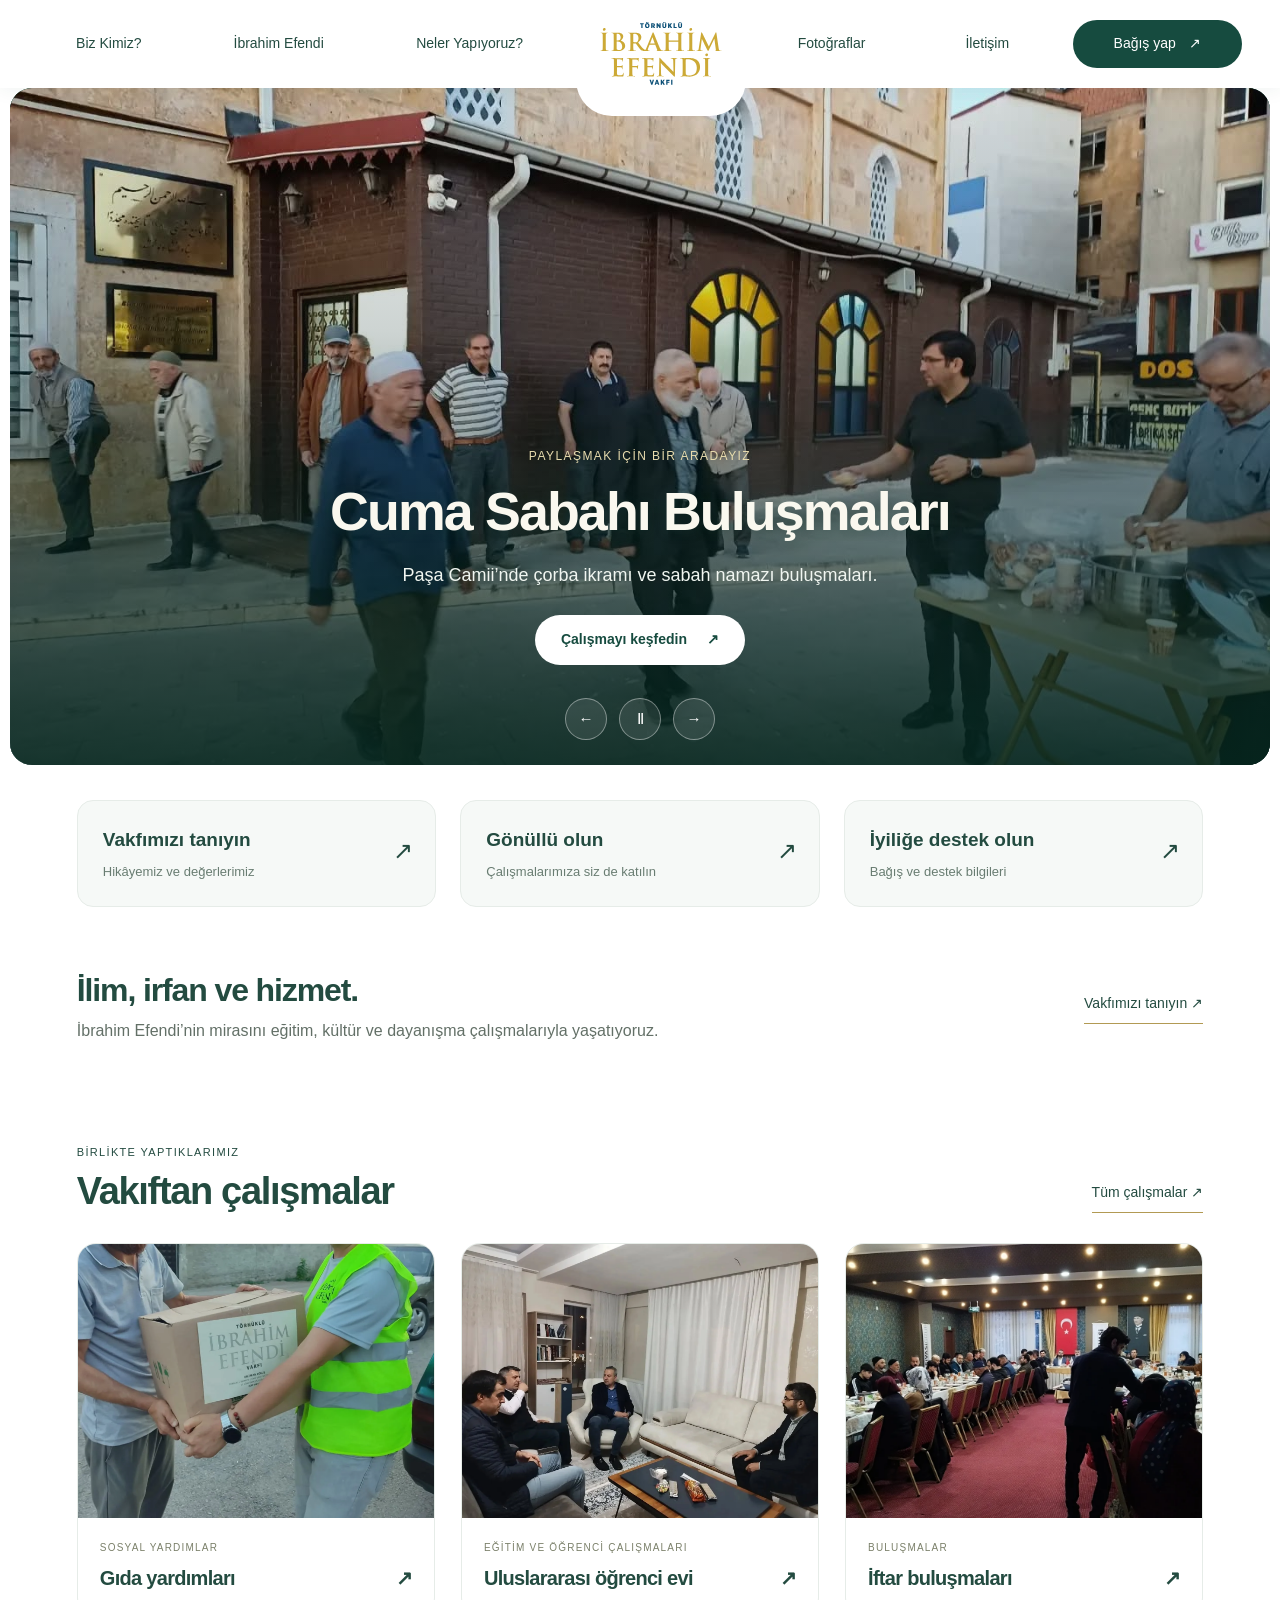
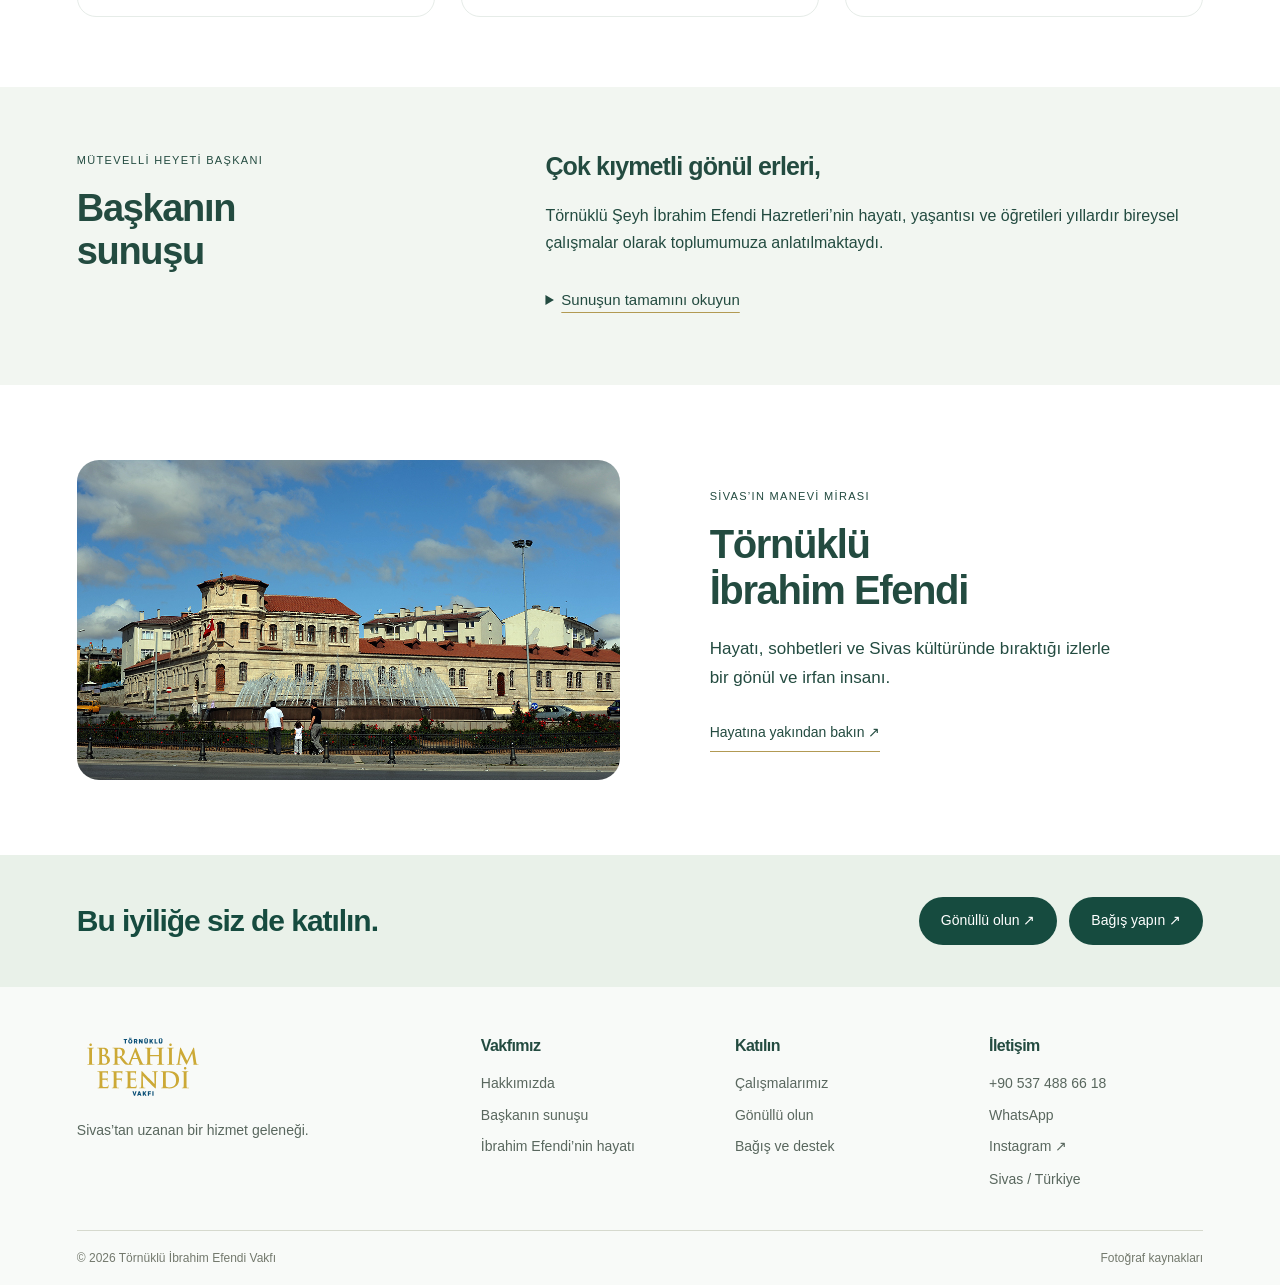
<file: index.html>
<!DOCTYPE html><html lang="tr"><head><meta charset="UTF-8"><meta name="viewport" content="width=device-width,initial-scale=1"><title>Ana sayfa | Törnüklü İbrahim Efendi Vakfı</title><meta name="description" content="Törnüklü İbrahim Efendi Vakfı. Sivas’tan eğitim, kültür ve dayanışma çalışmaları."><link rel="icon" href="favicon.ico"><link rel="apple-touch-icon" href="apple-touch-icon.png"><link rel="manifest" href="site.webmanifest"><meta name="theme-color" content="#173e34"><link rel="stylesheet" href="editorial.css?v=2"></head><body><a class="skip-link" href="#main">İçeriğe geç</a><header><div class="utility"><div class="container"><span>Sivas · Törnük</span><a href="tel:+905374886618">+90 537 488 66 18</a></div></div><div class="container masthead"><a class="logo" href="index.html" aria-label="Törnüklü İbrahim Efendi Vakfı ana sayfa"><img src="logo.svg" width="160" height="95" alt="Törnüklü İbrahim Efendi Vakfı"></a><nav class="menu" id="mainMenu" aria-label="Ana menü"><a href="vakfimiz.html">Biz Kimiz?</a><a href="hayat.html">İbrahim Efendi</a><a href="faaliyetler.html">Neler Yapıyoruz?</a><a href="galeri.html">Fotoğraflar</a><a href="#iletisim">İletişim</a><a class="donate-link" href="destek.html#bagis">Bağış yap <span aria-hidden="true">↗</span></a></nav><button class="mobile-menu-button" id="mobileMenuButton" type="button" aria-label="Menüyü aç" aria-controls="mainMenu" aria-expanded="false"><span></span><span></span><span></span></button></div></header><main id="main"><h1 class="sr-only">Törnüklü İbrahim Efendi Vakfı</h1><section class="city-hero" aria-label="Vakıftan çalışmalar" aria-roledescription="slayt gösterisi"><div class="hero-slide" role="group" aria-roledescription="slayt" aria-label="1 / 3"><img class="hero-photo" src="corba-ikrami.webp" alt="Paşa Camii’nde çorba ikramı ve sabah namazı buluşmaları." width="1440" height="1080" fetchpriority="high"><div class="hero-copy"><span class="eyebrow">Paylaşmak için bir aradayız</span><h2>Cuma Sabahı Buluşmaları</h2><p>Paşa Camii’nde çorba ikramı ve sabah namazı buluşmaları.</p><a class="line-link" href="faaliyetler.html#faaliyetler">Çalışmayı keşfedin <span aria-hidden="true">↗</span></a></div></div><div class="hero-slide" role="group" aria-roledescription="slayt" aria-label="2 / 3" hidden><img class="hero-photo" src="egitim-bulusmasi.webp" alt="Vakıf merkezinde eğitim, sohbet ve öğrenci buluşmaları." width="1440" height="1080" loading="lazy"><div class="hero-copy"><span class="eyebrow">Eğitim ve sohbet</span><h2>Eğitim ve Sohbet Buluşmaları</h2><p>Vakıf merkezinde eğitim, sohbet ve öğrenci buluşmaları.</p><a class="line-link" href="faaliyetler.html#egitim">Eğitim çalışmalarımız <span aria-hidden="true">↗</span></a></div></div><div class="hero-slide" role="group" aria-roledescription="slayt" aria-label="3 / 3" hidden><img class="hero-photo" src="anma-programi.webp" alt="Törnüklü İbrahim Efendi’nin hayatı ve manevi mirası." width="1440" height="1080" loading="lazy"><div class="hero-copy"><span class="eyebrow">Hatırasını yaşatıyoruz</span><h2>Törnüklü İbrahim Efendi’yi Anıyoruz</h2><p>Törnüklü İbrahim Efendi’nin hayatı ve manevi mirası.</p><a class="line-link" href="hayat.html">Hayatını okuyun <span aria-hidden="true">↗</span></a></div></div><div class="hero-controls" hidden><button class="hero-prev" aria-label="Önceki görsel">←</button><button class="hero-play" aria-label="Otomatik geçişi durdur">Ⅱ</button><button class="hero-next" aria-label="Sonraki görsel">→</button></div></section><nav class="quick-links container" aria-label="Hızlı erişim"><a href="vakfimiz.html"><span>Vakfımızı tanıyın</span><small>Hikâyemiz ve değerlerimiz</small><b aria-hidden="true">↗</b></a><a href="destek.html#gonullu"><span>Gönüllü olun</span><small>Çalışmalarımıza siz de katılın</small><b aria-hidden="true">↗</b></a><a href="destek.html#bagis"><span>İyiliğe destek olun</span><small>Bağış ve destek bilgileri</small><b aria-hidden="true">↗</b></a></nav><section class="intro-band container"><p>Törnüklü İbrahim Efendi Vakfı</p><div><h2>İlim, irfan ve hizmet.</h2><p>İbrahim Efendi’nin mirasını eğitim, kültür ve dayanışma çalışmalarıyla yaşatıyoruz.</p></div><a class="line-link" href="vakfimiz.html">Vakfımızı tanıyın ↗</a></section><section class="home-work container"><div class="section-heading"><div><span class="eyebrow">Birlikte yaptıklarımız</span><h2>Vakıftan çalışmalar</h2></div><a class="line-link" href="faaliyetler.html">Tüm çalışmalar ↗</a></div><div class="work-grid"><a class="work-item" href="faaliyetler.html#faaliyetler"><div class="image-frame"><img src="gida-yardimi.webp" alt="Sosyal yardımlar" loading="lazy" width="1440" height="1080"></div><span class="eyebrow">Sosyal yardımlar</span><h3>Gıda yardımları <span aria-hidden="true">↗</span></h3></a><a class="work-item" href="faaliyetler.html#egitim"><div class="image-frame"><img src="ogrenci-evi-ziyaret.webp" alt="Eğitim ve öğrenci çalışmaları" loading="lazy" width="1440" height="1080"></div><span class="eyebrow">Eğitim ve öğrenci çalışmaları</span><h3>Uluslararası öğrenci evi <span aria-hidden="true">↗</span></h3></a><a class="work-item" href="galeri.html"><div class="image-frame"><img src="iftar-programi.webp" alt="Buluşmalar" loading="lazy" width="1440" height="1080"></div><span class="eyebrow">Buluşmalar</span><h3>İftar buluşmaları <span aria-hidden="true">↗</span></h3></a></div></section><section id="baskan-sunusu" class="chairman"><div class="container chairman-layout"><div><span class="eyebrow">Mütevelli Heyeti Başkanı</span><h2>Başkanın<br> sunuşu</h2></div><div><h3>Çok kıymetli gönül erleri,</h3><p>Törnüklü Şeyh İbrahim Efendi Hazretleri’nin hayatı, yaşantısı ve öğretileri yıllardır bireysel çalışmalar olarak toplumumuza anlatılmaktaydı.</p><details class="speech"><summary>Sunuşun tamamını okuyun</summary><div class="speech-text"><p>Çok kıymetli gönül erleri,</p><p>Törnüklü Şeyh İbrahim Efendi Hazretleri’nin hayatı, yaşantısı ve öğretileri yıllardır bireysel çalışmalar olarak toplumumuza anlatılmaktaydı. Bu uğurda Zara’lı Abdulmuttalip Gökçe Hz, Sivas Eski Belediye Başkanı Gönül insanı Osman Seçilmiş Beyefendiyi ve herşeyden önce hayatını Törnüklü Şeyh İbrahim Efendi Hz. bilinmesine adamış Mehmet Ali Kayer Hocaefendi gibi birçok güzel insanı,  tasavvuf erlerini anarak yapılan tüm çalışmalardan dolayı teşekkürlerimizi arz ediyoruz.</p><p>Törnüklü Şeyh İbrahim Efendi Hazretlerini kişisel çabalarla anmak onun düşüncelerini fikirlerini yaşam biçimini bireysel olarak anlatmak kalıcı olmayacağını gördük. Ve bu çalışmaları kurumsal olarak yapmak ve sadakai cariye olabilecek şekilde düzenlemenin daha doğru olacağına karar verdik.  Bireysel olarak yapılan çalışmalar hasenat olarak elbette çok değerli ancak bunu salih amel düzeyine çıkarmak ve kalıcı hale getirmenin yolunun kurumsal çalışmalar ile mümkün olabileceğini net olarak anlamış olduk ve Çok kıymetli İstişare Kurulu Başkanımız Mehmet Ali Kayer Hoca efendinin rehberliğinde Vakfımızı kurduk Elhamdulillah….</p><p>Vakfımız kurulur kurulmaz hemen çalışmalara başladık ilk olarak İdare Merkezimizi oluşturduk. Paşa camii arkasında vakıf Binamızı açtık. Akabinde her biri birbirinden değerli arkadaşlardan müteşekkil Vakıf Yönetimini oluşturduk. Ve çalışmalara başladık İhtiyaç sahiplerinin varlığı, Coğrafyamızdaki sorunları görünce kayıtsız kalamadık ve düzenli olarak Gıda Paketi yardımlarını başlattık, İftar Programları, İstişare toplantıları düzenledik.  Gazze ve Arakanda yardım çalışmaları organize ettik, Afrika da,  Çad ve Uganda da, Bangladeş de Arakan Mülteci Kamplarında Kurban, Su Kuyusu, Kuranı Kerim Dağıtımı, Şadırvan, Cami Tadilatı, Dikiş Makinası, Süt Keçisi dağıtımı gibi farklı projeler uyguladık. Ve uygulamaya devam ediyoruz. Yardımlarımızda aracı kullanmadan yapmaya gayret ediyoruz. Ve böylece yardımlarımızı en uzak en ulaşılamaz yerlere ulaştırmayı hedef edindik.  Ve bu uğurda hedefimize ulaştıran Rabbime hamdolsun. Biz bunu İbrahim Efendimin bereketi olarak değerlendirdik. Yine 17 Mayıstan bu güne yaklaşık 2,5 yıldır her cuma sabah namazı sonrası Paşa Camiinde halkımıza çorba ikramında bulunmaktayız akabinde ise eğitimler icra edilmekte bu şekilde sabah namazı buluşmalarını yaygınlaştırmak ve kalıcı hale getirmek için çabalamaktayız. Hani Selahattin Eyyübiyi bir Cuma namazı çıkışı neden Mescidi Aksayı kurtarmıyorsun eleştirisi yapan genç kardeşimize bir sabah namazında bizi eleştiren genç burdamı diye sormuştu burda yok denilince o muhteşem cevabı vermişti. “Ne zaman ki sabah namazındaki cemaat Cuma namazındaki kadar olur işte o zaman aksa özgürleşecek” demişti. İşte bizde sabah namazlarında bir araya gelmek hep birlikte mücadele etmek için çorba ikramını yapıyoruz bu çalışmamıza destek veren tüm kardeşlerimden Allah razı olsun.</p><p>Çok kıymetli dostlarımız,</p><p>Mehmet Zahid Kotku Hz. İfadesi ile bizim amacımız Cemaate adam yetiştirmek değil Cemiyete adam yetiştirmek olmalıdır. Dusturu ile tüm çalışmalarımızı toplumumuzun ihtiyaçları doğrultusunda yürütmekteyiz. Bu güne kadar hiç kimsenin hiç bir gurubun adamı olmadık hiç kimseden de bizim adamımız olsun anlayışında olmadık. Biz şunu çok iyi biliyoruz ki Nurullah Genç in dedesi ile ilgili anılarını anlatırken kullandığı ifade ile “İyilik için uzattığınız el kendi elinizdir” anlayışı ile yapmış olduğunuz tüm hayır ve hasenatların yine kendimize hayır olarak döndüğünün bilincinde çalışmalarımızı yapmaya gayret ediyoruz. Allah’a hamdolsun ki 18 Ocak 2024 tarihinde Resmi Gazete de yayınlanarak faaliyeti Başlayan Vakfımız Bu güne kadar Ulusal ve Uluslararası düzeyde Gazze den Arakana Özbekistan dan Afrika’ya etkili birçok faaliyet ve çalışma yapmıştır. Ve yapmaya devam etmektedir. İnşallah ilerde kurmayı düşündüğümüz ve çalışmalarına başladığımız Rahmetli Erbakan Hocamızın da özel toplantılarda dile getirdiği Manevi İlimler Akademisi ile toplumumuzda oluşan sosyal çürümeyi, bireyselleşmeyi, manevi hastalıkların vermiş olduğu zararları, deist ve ateist bir toplum oluşturma çabalarını bertaraf edecek akademik düzeyde çalışmaları kurumsal olarak yapma gayreti içerisinde olacağız.</p><p>Değerli kardeşlerim,</p><p>Bizler Vakıf çalışmalarını yürütürken bunun bir cihad olduğunun bilincinde hareket ederek İman, İlim, İhlas, İyi Ahlak, ihsan ve İttika sahibi olan istişare ile ittifak halinde işlerini yapan malından infak ederek sadakat içerisinde liderlerine itaat eden genç bireyler yetiştirmeyi şiar edinerek yola çıktık. Allah bu yolda önümüzdeki engelleri kaldırsın. Hayırlı ve bereketli işler yapmayı nasip etsin. Törnüklü Şeyh İbrahim Efendi Hz. gibi toplumumuzun manevi mimarları olan Anadolu’nun gönül erlerine layık insanlar olmak niyetiyle hepinizi Allaha emanet ediyorum.</p><p>EsselamuAleyküm verahmatullahi ve berakatüh..</p></div></details></div></div></section><section class="heritage container"><img src="sivas-meydan.jpg" width="1080" height="719" alt="Tarihî Sivas şehir meydanı" loading="lazy"><div><span class="eyebrow">Sivas’ın manevi mirası</span><h2>Törnüklü<br> İbrahim Efendi</h2><p>Hayatı, sohbetleri ve Sivas kültüründe bıraktığı izlerle bir gönül ve irfan insanı.</p><a class="line-link" href="hayat.html">Hayatına yakından bakın ↗</a></div></section><section class="join-band"><div class="container"><h2>Bu iyiliğe siz de katılın.</h2><div><a href="destek.html#gonullu">Gönüllü olun ↗</a><a href="destek.html#bagis">Bağış yapın ↗</a></div></div></section></main><footer id="iletisim"><div class="container footer-top"><div><img src="logo.svg" width="155" height="96" alt="Törnüklü İbrahim Efendi Vakfı"><p>Sivas’tan uzanan bir hizmet geleneği.</p></div><div><h2>Vakfımız</h2><a href="vakfimiz.html">Hakkımızda</a><a href="vakfimiz.html#baskan-sunusu">Başkanın sunuşu</a><a href="hayat.html">İbrahim Efendi’nin hayatı</a></div><div><h2>Katılın</h2><a href="faaliyetler.html">Çalışmalarımız</a><a href="destek.html#gonullu">Gönüllü olun</a><a href="destek.html#bagis">Bağış ve destek</a></div><div><h2>İletişim</h2><a href="tel:+905374886618">+90 537 488 66 18</a><a href="https://wa.me/905374886618">WhatsApp</a><a href="https://www.instagram.com/ibrahim.efendi.vakfi" target="_blank" rel="noopener noreferrer">Instagram ↗</a><p>Sivas / Türkiye</p></div></div><div class="container footer-bottom"><span>© 2026 Törnüklü İbrahim Efendi Vakfı</span><a href="fotograf-kaynaklari.html">Fotoğraf kaynakları</a></div></footer><script src="site.js?v=6" defer></script></body></html>
</file>
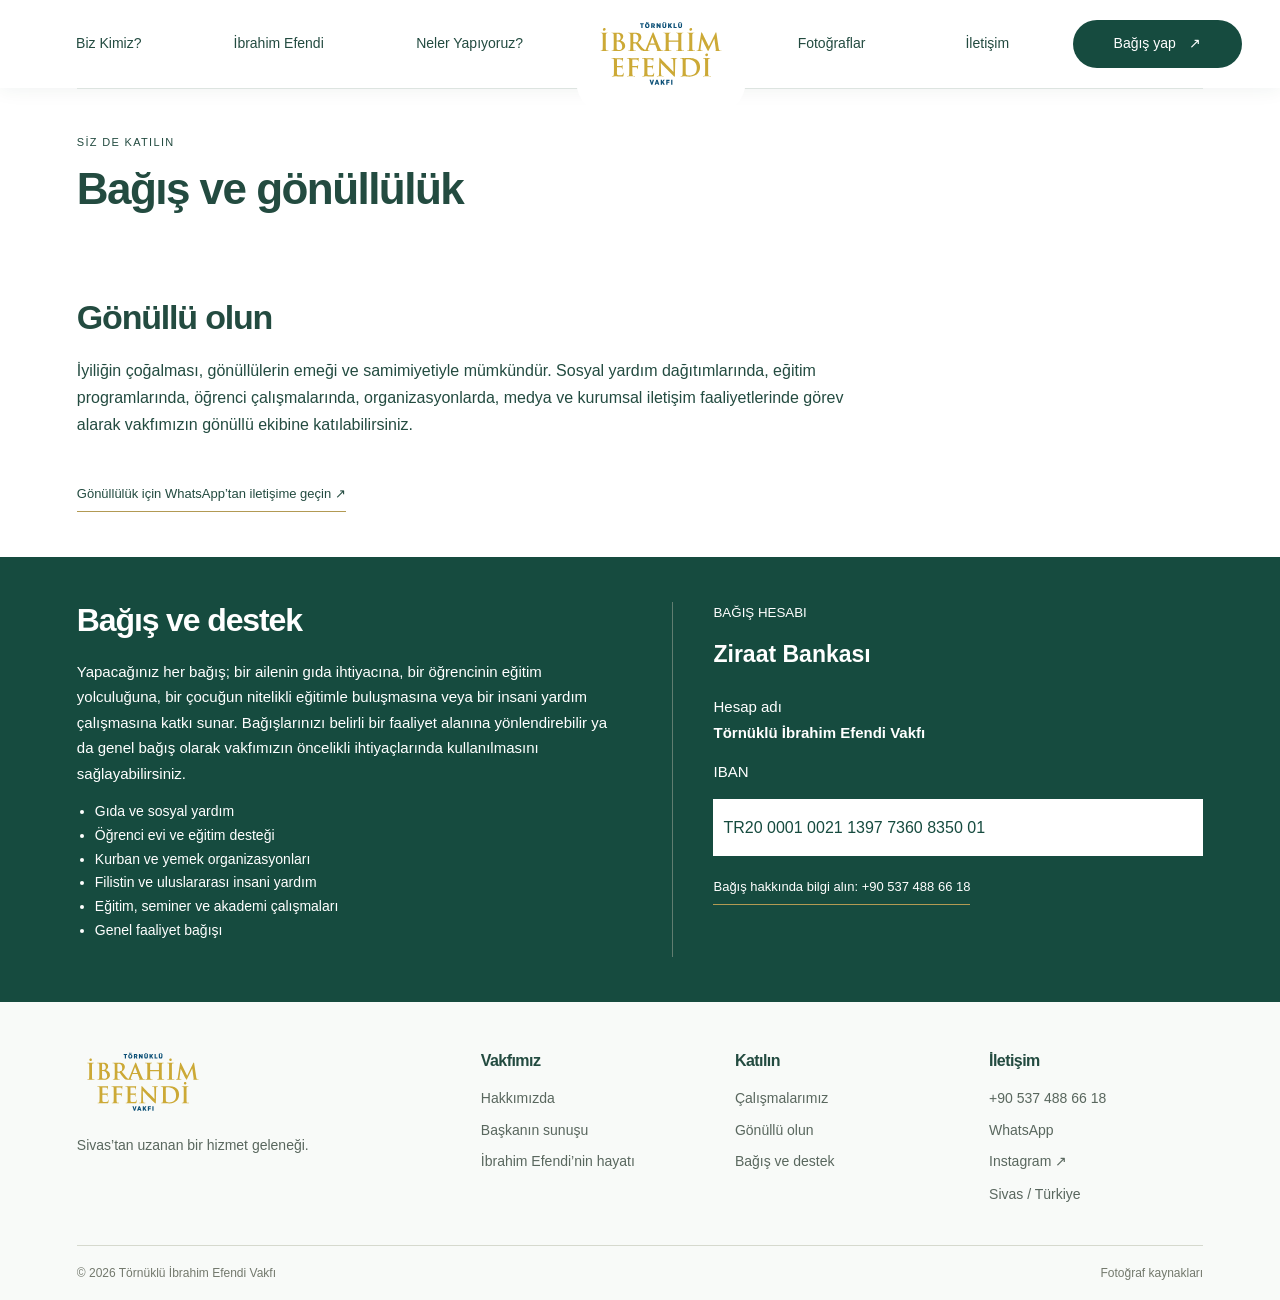
<file: destek.html>
<!DOCTYPE html><html lang="tr"><head><meta charset="UTF-8"><meta name="viewport" content="width=device-width,initial-scale=1"><title>Bağış ve gönüllülük | Törnüklü İbrahim Efendi Vakfı</title><meta name="description" content="Törnüklü İbrahim Efendi Vakfı. Sivas’tan eğitim, kültür ve dayanışma çalışmaları."><link rel="icon" href="favicon.ico"><link rel="apple-touch-icon" href="apple-touch-icon.png"><link rel="manifest" href="site.webmanifest"><meta name="theme-color" content="#173e34"><link rel="stylesheet" href="editorial.css?v=2"></head><body><a class="skip-link" href="#main">İçeriğe geç</a><header><div class="utility"><div class="container"><span>Sivas · Törnük</span><a href="tel:+905374886618">+90 537 488 66 18</a></div></div><div class="container masthead"><a class="logo" href="index.html" aria-label="Törnüklü İbrahim Efendi Vakfı ana sayfa"><img src="logo.svg" width="160" height="95" alt="Törnüklü İbrahim Efendi Vakfı"></a><nav class="menu" id="mainMenu" aria-label="Ana menü"><a href="vakfimiz.html">Biz Kimiz?</a><a href="hayat.html">İbrahim Efendi</a><a href="faaliyetler.html">Neler Yapıyoruz?</a><a href="galeri.html">Fotoğraflar</a><a href="#iletisim">İletişim</a><a class="donate-link" href="destek.html#bagis">Bağış yap <span aria-hidden="true">↗</span></a></nav><button class="mobile-menu-button" id="mobileMenuButton" type="button" aria-label="Menüyü aç" aria-controls="mainMenu" aria-expanded="false"><span></span><span></span><span></span></button></div></header><main id="main"><div class="page-title container"><span class="eyebrow">Siz de katılın</span><h1>Bağış ve gönüllülük</h1></div><section id="gonullu"><div class="container foundation-box"><h2>Gönüllü olun</h2><p>İyiliğin çoğalması, gönüllülerin emeği ve samimiyetiyle mümkündür. Sosyal yardım dağıtımlarında, eğitim programlarında, öğrenci çalışmalarında, organizasyonlarda, medya ve kurumsal iletişim faaliyetlerinde görev alarak vakfımızın gönüllü ekibine katılabilirsiniz.</p><a class="support-link" href="https://wa.me/905374886618" target="_blank" rel="noopener noreferrer">Gönüllülük için WhatsApp’tan iletişime geçin ↗</a></div></section><section id="bagis" class="donation"><div class="container donation-box"><div><h2>Bağış ve destek</h2><p>Yapacağınız her bağış; bir ailenin gıda ihtiyacına, bir öğrencinin eğitim yolculuğuna, bir çocuğun nitelikli eğitimle buluşmasına veya bir insani yardım çalışmasına katkı sunar. Bağışlarınızı belirli bir faaliyet alanına yönlendirebilir ya da genel bağış olarak vakfımızın öncelikli ihtiyaçlarında kullanılmasını sağlayabilirsiniz.</p><ul><li>Gıda ve sosyal yardım</li><li>Öğrenci evi ve eğitim desteği</li><li>Kurban ve yemek organizasyonları</li><li>Filistin ve uluslararası insani yardım</li><li>Eğitim, seminer ve akademi çalışmaları</li><li>Genel faaliyet bağışı</li></ul></div><div class="iban"><small>BAĞIŞ HESABI</small><strong>Ziraat Bankası</strong><p>Hesap adı<br><b>Törnüklü İbrahim Efendi Vakfı</b></p><p><label for="donation-iban">IBAN</label></p><input id="donation-iban" class="iban-number" aria-label="Bağış IBAN numarası" type="text" readonly value="TR20 0001 0021 1397 7360 8350 01"><a class="support-link" href="tel:+905374886618">Bağış hakkında bilgi alın: +90 537 488 66 18</a></div></div></section></main><footer id="iletisim"><div class="container footer-top"><div><img src="logo.svg" width="155" height="96" alt="Törnüklü İbrahim Efendi Vakfı"><p>Sivas’tan uzanan bir hizmet geleneği.</p></div><div><h2>Vakfımız</h2><a href="vakfimiz.html">Hakkımızda</a><a href="vakfimiz.html#baskan-sunusu">Başkanın sunuşu</a><a href="hayat.html">İbrahim Efendi’nin hayatı</a></div><div><h2>Katılın</h2><a href="faaliyetler.html">Çalışmalarımız</a><a href="destek.html#gonullu">Gönüllü olun</a><a href="destek.html#bagis">Bağış ve destek</a></div><div><h2>İletişim</h2><a href="tel:+905374886618">+90 537 488 66 18</a><a href="https://wa.me/905374886618">WhatsApp</a><a href="https://www.instagram.com/ibrahim.efendi.vakfi" target="_blank" rel="noopener noreferrer">Instagram ↗</a><p>Sivas / Türkiye</p></div></div><div class="container footer-bottom"><span>© 2026 Törnüklü İbrahim Efendi Vakfı</span><a href="fotograf-kaynaklari.html">Fotoğraf kaynakları</a></div></footer><script src="site.js?v=6" defer></script></body></html>
</file>
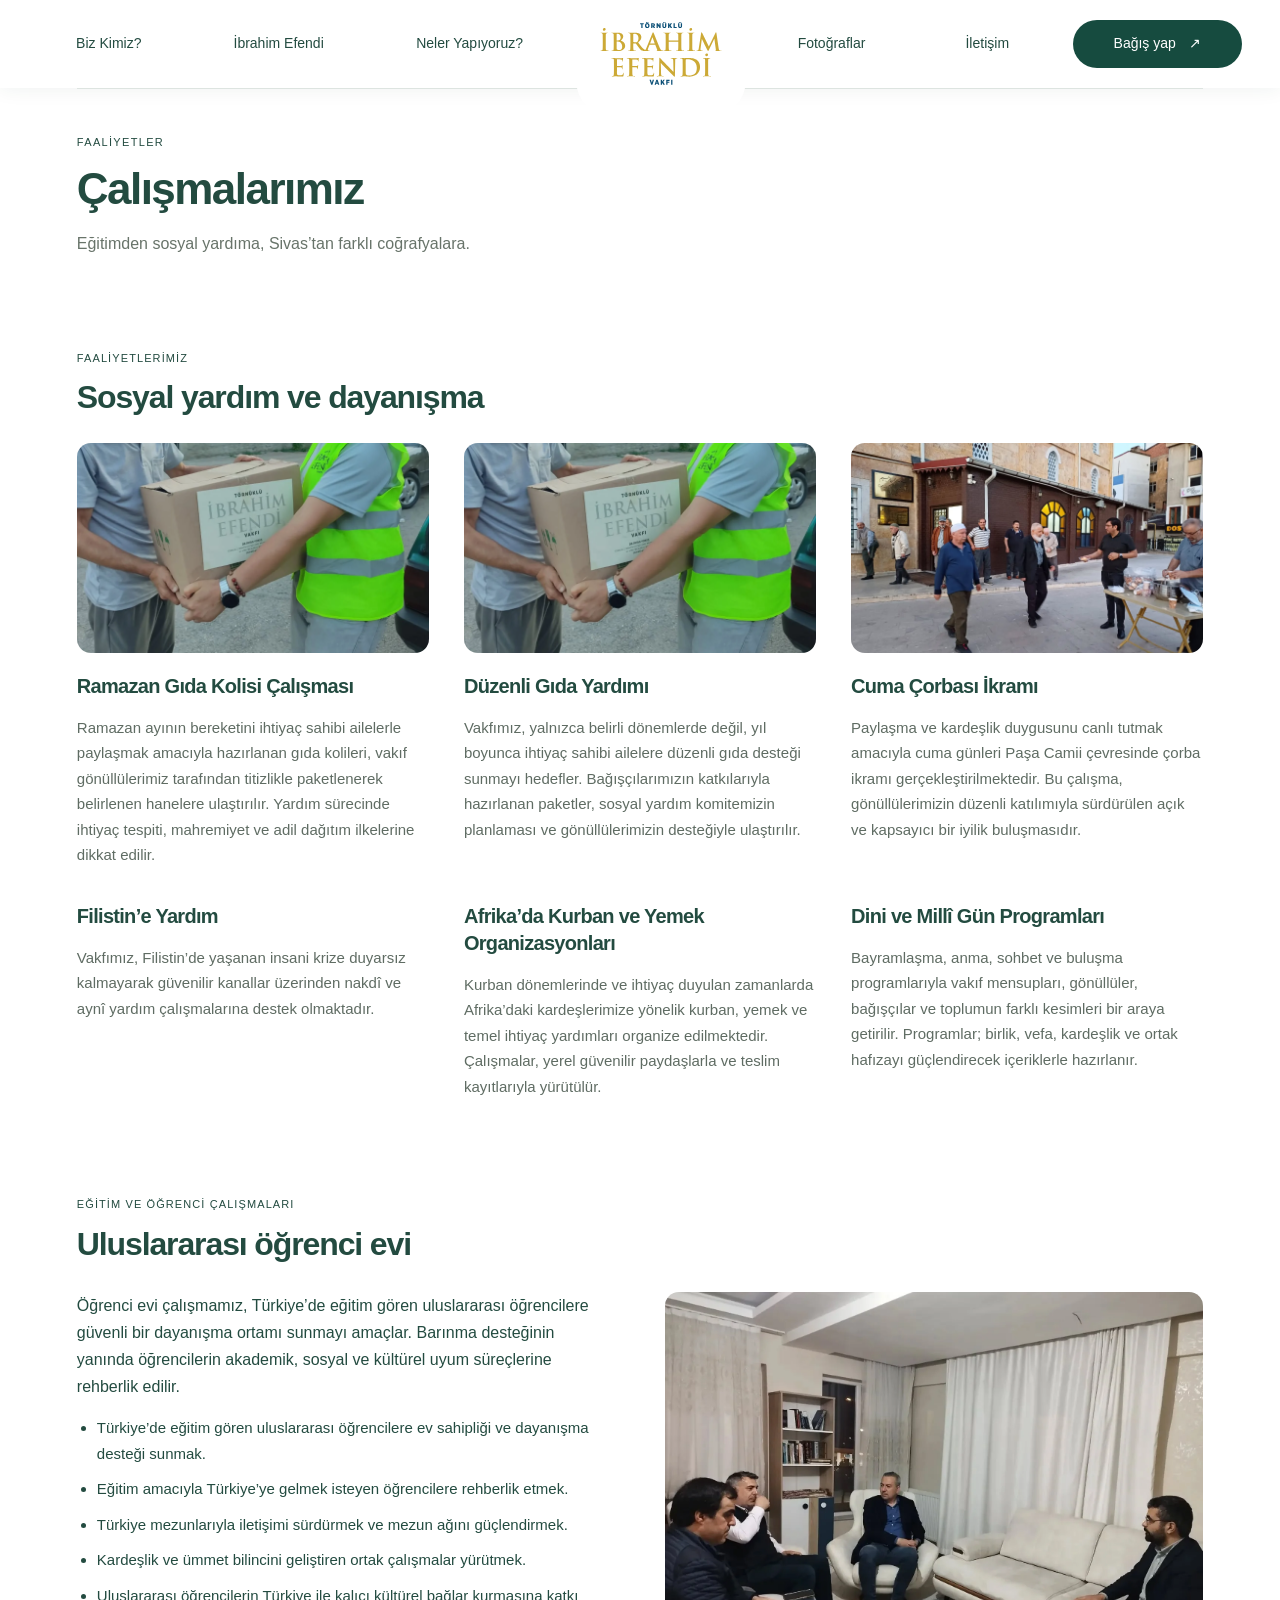
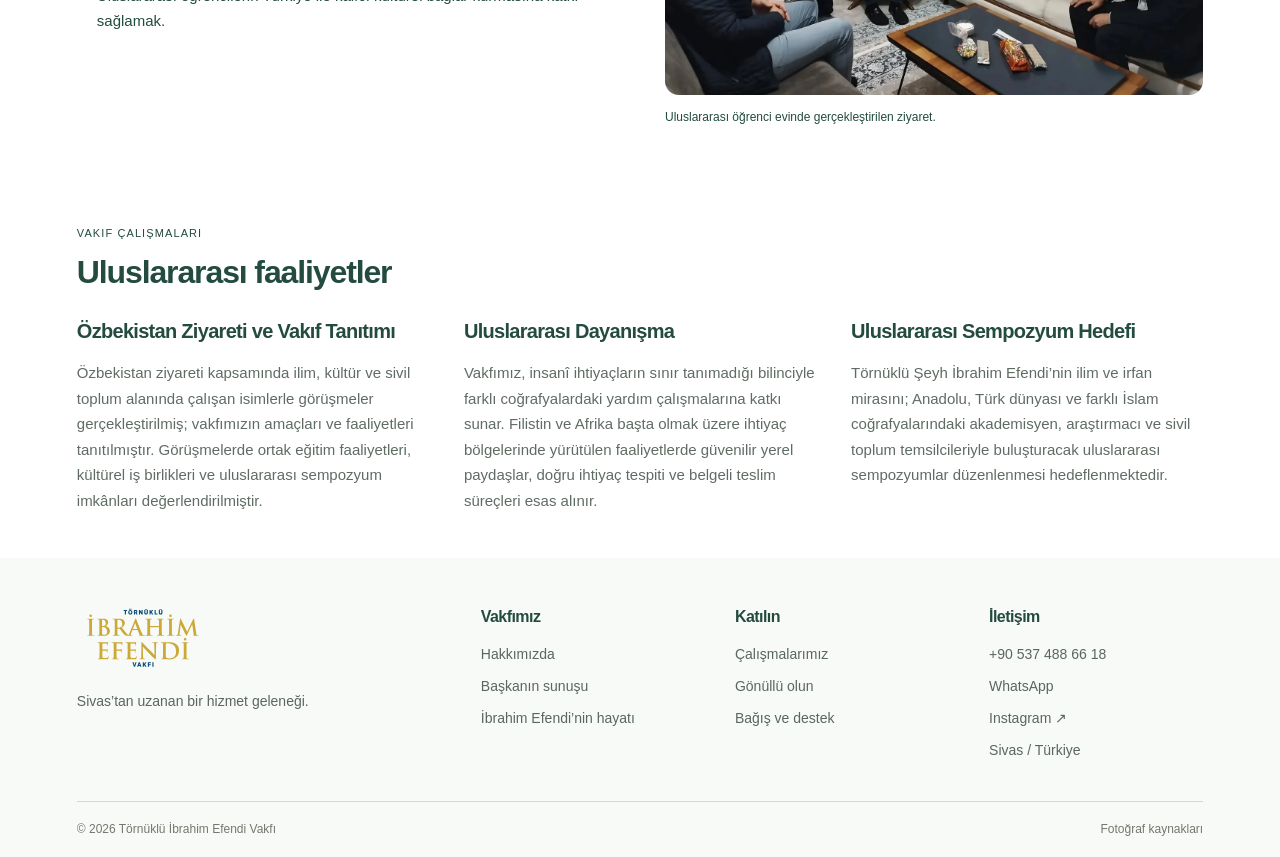
<file: faaliyetler.html>
<!DOCTYPE html><html lang="tr"><head><meta charset="UTF-8"><meta name="viewport" content="width=device-width,initial-scale=1"><title>Çalışmalarımız | Törnüklü İbrahim Efendi Vakfı</title><meta name="description" content="Törnüklü İbrahim Efendi Vakfı. Sivas’tan eğitim, kültür ve dayanışma çalışmaları."><link rel="icon" href="favicon.ico"><link rel="apple-touch-icon" href="apple-touch-icon.png"><link rel="manifest" href="site.webmanifest"><meta name="theme-color" content="#173e34"><link rel="stylesheet" href="editorial.css?v=2"></head><body><a class="skip-link" href="#main">İçeriğe geç</a><header><div class="utility"><div class="container"><span>Sivas · Törnük</span><a href="tel:+905374886618">+90 537 488 66 18</a></div></div><div class="container masthead"><a class="logo" href="index.html" aria-label="Törnüklü İbrahim Efendi Vakfı ana sayfa"><img src="logo.svg" width="160" height="95" alt="Törnüklü İbrahim Efendi Vakfı"></a><nav class="menu" id="mainMenu" aria-label="Ana menü"><a href="vakfimiz.html">Biz Kimiz?</a><a href="hayat.html">İbrahim Efendi</a><a href="faaliyetler.html">Neler Yapıyoruz?</a><a href="galeri.html">Fotoğraflar</a><a href="#iletisim">İletişim</a><a class="donate-link" href="destek.html#bagis">Bağış yap <span aria-hidden="true">↗</span></a></nav><button class="mobile-menu-button" id="mobileMenuButton" type="button" aria-label="Menüyü aç" aria-controls="mainMenu" aria-expanded="false"><span></span><span></span><span></span></button></div></header><main id="main"><div class="page-title container"><span class="eyebrow">Faaliyetler</span><h1>Çalışmalarımız</h1><p>Eğitimden sosyal yardıma, Sivas’tan farklı coğrafyalara.</p></div><section id="faaliyetler" class="activities"><div class="container"><div class="section-title"><span>Faaliyetlerimiz</span><h2>Sosyal yardım ve dayanışma</h2></div><div class="cards"><article class="card"><img class="activity-photo" src="gida-yardimi.webp" alt="Gıda yardımlarının ulaştırılması" loading="lazy" width="1440" height="1080"><h3>Ramazan Gıda Kolisi Çalışması</h3><p>Ramazan ayının bereketini ihtiyaç sahibi ailelerle paylaşmak amacıyla hazırlanan gıda kolileri, vakıf gönüllülerimiz tarafından titizlikle paketlenerek belirlenen hanelere ulaştırılır. Yardım sürecinde ihtiyaç tespiti, mahremiyet ve adil dağıtım ilkelerine dikkat edilir.</p></article><article class="card"><img class="activity-photo" src="gida-yardimi.webp" alt="Vakıf gıda yardımları" loading="lazy" width="1440" height="1080"><h3>Düzenli Gıda Yardımı</h3><p>Vakfımız, yalnızca belirli dönemlerde değil, yıl boyunca ihtiyaç sahibi ailelere düzenli gıda desteği sunmayı hedefler. Bağışçılarımızın katkılarıyla hazırlanan paketler, sosyal yardım komitemizin planlaması ve gönüllülerimizin desteğiyle ulaştırılır.</p></article><article class="card"><img class="activity-photo" src="corba-ikrami.webp" alt="Cuma çorbası ikramı" loading="lazy" width="1440" height="1080"><h3>Cuma Çorbası İkramı</h3><p>Paylaşma ve kardeşlik duygusunu canlı tutmak amacıyla cuma günleri Paşa Camii çevresinde çorba ikramı gerçekleştirilmektedir. Bu çalışma, gönüllülerimizin düzenli katılımıyla sürdürülen açık ve kapsayıcı bir iyilik buluşmasıdır.</p></article><article class="card"><h3>Filistin’e Yardım</h3><p>Vakfımız, Filistin’de yaşanan insani krize duyarsız kalmayarak güvenilir kanallar üzerinden nakdî ve aynî yardım çalışmalarına destek olmaktadır.</p></article><article class="card"><h3>Afrika’da Kurban ve Yemek Organizasyonları</h3><p>Kurban dönemlerinde ve ihtiyaç duyulan zamanlarda Afrika’daki kardeşlerimize yönelik kurban, yemek ve temel ihtiyaç yardımları organize edilmektedir. Çalışmalar, yerel güvenilir paydaşlarla ve teslim kayıtlarıyla yürütülür.</p></article><article class="card"><h3>Dini ve Millî Gün Programları</h3><p>Bayramlaşma, anma, sohbet ve buluşma programlarıyla vakıf mensupları, gönüllüler, bağışçılar ve toplumun farklı kesimleri bir araya getirilir. Programlar; birlik, vefa, kardeşlik ve ortak hafızayı güçlendirecek içeriklerle hazırlanır.</p></article></div></div></section><section id="egitim"><div class="container"><div class="section-title"><span>Eğitim ve öğrenci çalışmaları</span><h2>Uluslararası öğrenci evi</h2></div><div class="two-columns"><div><p>Öğrenci evi çalışmamız, Türkiye’de eğitim gören uluslararası öğrencilere güvenli bir dayanışma ortamı sunmayı amaçlar. Barınma desteğinin yanında öğrencilerin akademik, sosyal ve kültürel uyum süreçlerine rehberlik edilir.</p><ul class="student-list"><li>Türkiye’de eğitim gören uluslararası öğrencilere ev sahipliği ve dayanışma desteği sunmak.</li><li>Eğitim amacıyla Türkiye’ye gelmek isteyen öğrencilere rehberlik etmek.</li><li>Türkiye mezunlarıyla iletişimi sürdürmek ve mezun ağını güçlendirmek.</li><li>Kardeşlik ve ümmet bilincini geliştiren ortak çalışmalar yürütmek.</li><li>Uluslararası öğrencilerin Türkiye ile kalıcı kültürel bağlar kurmasına katkı sağlamak.</li></ul></div><figure class="gallery-item"><img src="ogrenci-evi-ziyaret.webp" loading="lazy" alt="Uluslararası öğrenci evindeki görüşme ve ziyaretlerden kareler" width="1440" height="1080"><figcaption>Uluslararası öğrenci evinde gerçekleştirilen ziyaret.</figcaption></figure></div></div></section><section id="uluslararasi" class="muted-section"><div class="container"><div class="section-title"><span>Vakıf çalışmaları</span><h2>Uluslararası faaliyetler</h2></div><div class="cards"><article class="card"><h3>Özbekistan Ziyareti ve Vakıf Tanıtımı</h3><p>Özbekistan ziyareti kapsamında ilim, kültür ve sivil toplum alanında çalışan isimlerle görüşmeler gerçekleştirilmiş; vakfımızın amaçları ve faaliyetleri tanıtılmıştır. Görüşmelerde ortak eğitim faaliyetleri, kültürel iş birlikleri ve uluslararası sempozyum imkânları değerlendirilmiştir.</p></article><article class="card"><h3>Uluslararası Dayanışma</h3><p>Vakfımız, insanî ihtiyaçların sınır tanımadığı bilinciyle farklı coğrafyalardaki yardım çalışmalarına katkı sunar. Filistin ve Afrika başta olmak üzere ihtiyaç bölgelerinde yürütülen faaliyetlerde güvenilir yerel paydaşlar, doğru ihtiyaç tespiti ve belgeli teslim süreçleri esas alınır.</p></article><article class="card"><h3>Uluslararası Sempozyum Hedefi</h3><p>Törnüklü Şeyh İbrahim Efendi’nin ilim ve irfan mirasını; Anadolu, Türk dünyası ve farklı İslam coğrafyalarındaki akademisyen, araştırmacı ve sivil toplum temsilcileriyle buluşturacak uluslararası sempozyumlar düzenlenmesi hedeflenmektedir.</p></article></div></div></section></main><footer id="iletisim"><div class="container footer-top"><div><img src="logo.svg" width="155" height="96" alt="Törnüklü İbrahim Efendi Vakfı"><p>Sivas’tan uzanan bir hizmet geleneği.</p></div><div><h2>Vakfımız</h2><a href="vakfimiz.html">Hakkımızda</a><a href="vakfimiz.html#baskan-sunusu">Başkanın sunuşu</a><a href="hayat.html">İbrahim Efendi’nin hayatı</a></div><div><h2>Katılın</h2><a href="faaliyetler.html">Çalışmalarımız</a><a href="destek.html#gonullu">Gönüllü olun</a><a href="destek.html#bagis">Bağış ve destek</a></div><div><h2>İletişim</h2><a href="tel:+905374886618">+90 537 488 66 18</a><a href="https://wa.me/905374886618">WhatsApp</a><a href="https://www.instagram.com/ibrahim.efendi.vakfi" target="_blank" rel="noopener noreferrer">Instagram ↗</a><p>Sivas / Türkiye</p></div></div><div class="container footer-bottom"><span>© 2026 Törnüklü İbrahim Efendi Vakfı</span><a href="fotograf-kaynaklari.html">Fotoğraf kaynakları</a></div></footer><script src="site.js?v=6" defer></script></body></html>
</file>
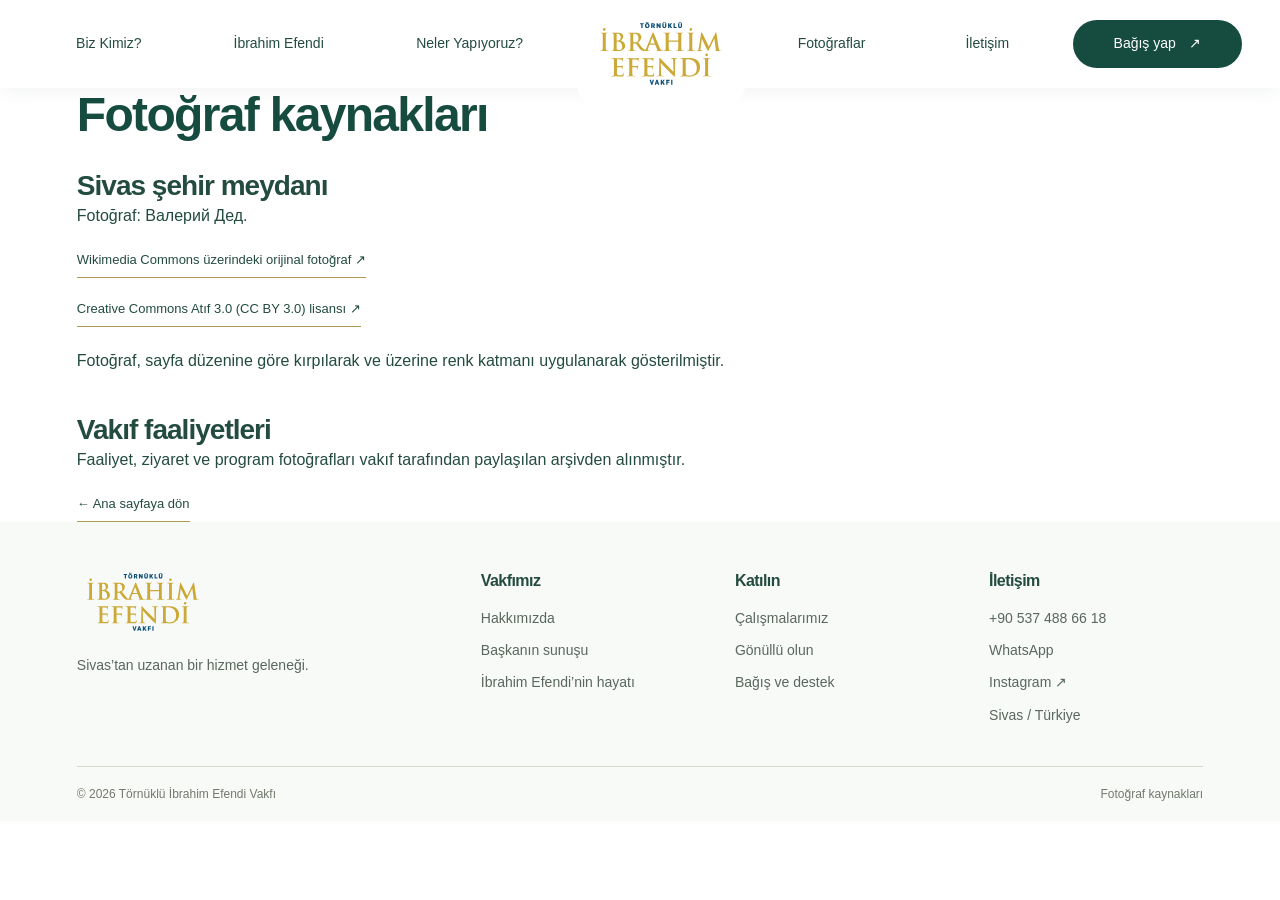
<file: fotograf-kaynaklari.html>
<!DOCTYPE html><html lang="tr"><head><meta charset="UTF-8"><meta name="viewport" content="width=device-width,initial-scale=1"><title>Fotoğraf kaynakları | Törnüklü İbrahim Efendi Vakfı</title><meta name="description" content="Törnüklü İbrahim Efendi Vakfı. Sivas’tan eğitim, kültür ve dayanışma çalışmaları."><link rel="icon" href="favicon.ico"><link rel="apple-touch-icon" href="apple-touch-icon.png"><link rel="manifest" href="site.webmanifest"><meta name="theme-color" content="#173e34"><link rel="stylesheet" href="editorial.css?v=2"></head><body><a class="skip-link" href="#main">İçeriğe geç</a><header><div class="utility"><div class="container"><span>Sivas · Törnük</span><a href="tel:+905374886618">+90 537 488 66 18</a></div></div><div class="container masthead"><a class="logo" href="index.html" aria-label="Törnüklü İbrahim Efendi Vakfı ana sayfa"><img src="logo.svg" width="160" height="95" alt="Törnüklü İbrahim Efendi Vakfı"></a><nav class="menu" id="mainMenu" aria-label="Ana menü"><a href="vakfimiz.html">Biz Kimiz?</a><a href="hayat.html">İbrahim Efendi</a><a href="faaliyetler.html">Neler Yapıyoruz?</a><a href="galeri.html">Fotoğraflar</a><a href="#iletisim">İletişim</a><a class="donate-link" href="destek.html#bagis">Bağış yap <span aria-hidden="true">↗</span></a></nav><button class="mobile-menu-button" id="mobileMenuButton" type="button" aria-label="Menüyü aç" aria-controls="mainMenu" aria-expanded="false"><span></span><span></span><span></span></button></div></header><main id="main"><section><div class="container"><div class="section-title"><h1 style="font-size:clamp(32px,5vw,48px);color:var(--green)">Fotoğraf kaynakları</h1></div><h2 style="font-size:28px">Sivas şehir meydanı</h2><p>Fotoğraf: Валерий Дед.</p><p><a class="support-link" href="https://commons.wikimedia.org/wiki/File:Sivas_meydan_2_-_panoramio.jpg" target="_blank" rel="noopener noreferrer">Wikimedia Commons üzerindeki orijinal fotoğraf ↗</a></p><p><a class="support-link" href="https://creativecommons.org/licenses/by/3.0/" target="_blank" rel="noopener noreferrer">Creative Commons Atıf 3.0 (CC BY 3.0) lisansı ↗</a></p><p style="margin-top:20px">Fotoğraf, sayfa düzenine göre kırpılarak ve üzerine renk katmanı uygulanarak gösterilmiştir.</p><h2 style="font-size:28px;margin-top:40px">Vakıf faaliyetleri</h2><p>Faaliyet, ziyaret ve program fotoğrafları vakıf tarafından paylaşılan arşivden alınmıştır.</p><a class="support-link" href="index.html">← Ana sayfaya dön</a></div></section></main><footer id="iletisim"><div class="container footer-top"><div><img src="logo.svg" width="155" height="96" alt="Törnüklü İbrahim Efendi Vakfı"><p>Sivas’tan uzanan bir hizmet geleneği.</p></div><div><h2>Vakfımız</h2><a href="vakfimiz.html">Hakkımızda</a><a href="vakfimiz.html#baskan-sunusu">Başkanın sunuşu</a><a href="hayat.html">İbrahim Efendi’nin hayatı</a></div><div><h2>Katılın</h2><a href="faaliyetler.html">Çalışmalarımız</a><a href="destek.html#gonullu">Gönüllü olun</a><a href="destek.html#bagis">Bağış ve destek</a></div><div><h2>İletişim</h2><a href="tel:+905374886618">+90 537 488 66 18</a><a href="https://wa.me/905374886618">WhatsApp</a><a href="https://www.instagram.com/ibrahim.efendi.vakfi" target="_blank" rel="noopener noreferrer">Instagram ↗</a><p>Sivas / Türkiye</p></div></div><div class="container footer-bottom"><span>© 2026 Törnüklü İbrahim Efendi Vakfı</span><a href="fotograf-kaynaklari.html">Fotoğraf kaynakları</a></div></footer><script src="site.js?v=6" defer></script></body></html>
</file>
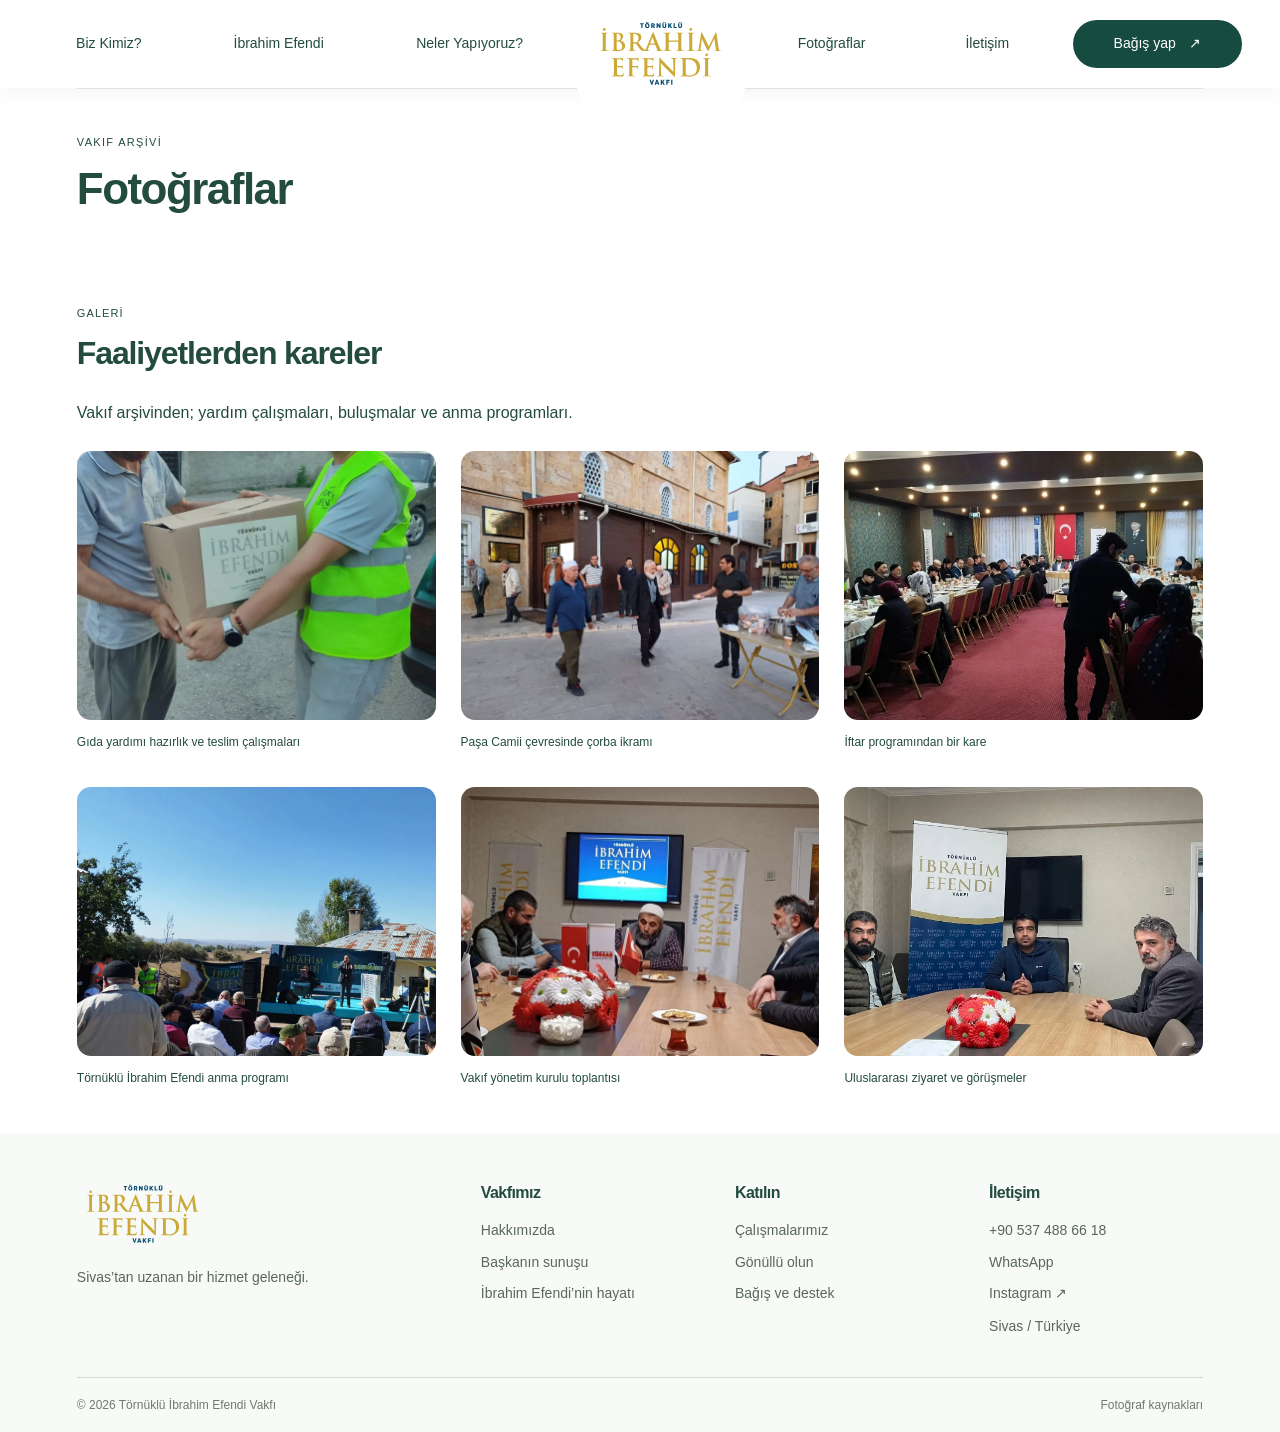
<file: galeri.html>
<!DOCTYPE html><html lang="tr"><head><meta charset="UTF-8"><meta name="viewport" content="width=device-width,initial-scale=1"><title>Fotoğraflar | Törnüklü İbrahim Efendi Vakfı</title><meta name="description" content="Törnüklü İbrahim Efendi Vakfı. Sivas’tan eğitim, kültür ve dayanışma çalışmaları."><link rel="icon" href="favicon.ico"><link rel="apple-touch-icon" href="apple-touch-icon.png"><link rel="manifest" href="site.webmanifest"><meta name="theme-color" content="#173e34"><link rel="stylesheet" href="editorial.css?v=2"></head><body><a class="skip-link" href="#main">İçeriğe geç</a><header><div class="utility"><div class="container"><span>Sivas · Törnük</span><a href="tel:+905374886618">+90 537 488 66 18</a></div></div><div class="container masthead"><a class="logo" href="index.html" aria-label="Törnüklü İbrahim Efendi Vakfı ana sayfa"><img src="logo.svg" width="160" height="95" alt="Törnüklü İbrahim Efendi Vakfı"></a><nav class="menu" id="mainMenu" aria-label="Ana menü"><a href="vakfimiz.html">Biz Kimiz?</a><a href="hayat.html">İbrahim Efendi</a><a href="faaliyetler.html">Neler Yapıyoruz?</a><a href="galeri.html">Fotoğraflar</a><a href="#iletisim">İletişim</a><a class="donate-link" href="destek.html#bagis">Bağış yap <span aria-hidden="true">↗</span></a></nav><button class="mobile-menu-button" id="mobileMenuButton" type="button" aria-label="Menüyü aç" aria-controls="mainMenu" aria-expanded="false"><span></span><span></span><span></span></button></div></header><main id="main"><div class="page-title container"><span class="eyebrow">Vakıf arşivi</span><h1>Fotoğraflar</h1></div><section id="galeri" class="muted-section"><div class="container"><div class="section-title"><span>Galeri</span><h2>Faaliyetlerden kareler</h2></div><p class="archive-intro">Vakıf arşivinden; yardım çalışmaları, buluşmalar ve anma programları.</p><div class="gallery-grid"><figure class="gallery-item"><a href="gida-yardimi.webp" target="_blank" rel="noopener noreferrer" aria-label="Gıda yardımı hazırlık ve teslim çalışmaları — fotoğrafı büyük aç"><img src="gida-yardimi.webp" alt="Gıda yardımı hazırlık ve teslim çalışmaları" loading="lazy" width="1440" height="1080"></a><figcaption>Gıda yardımı hazırlık ve teslim çalışmaları</figcaption></figure><figure class="gallery-item"><a href="corba-ikrami.webp" target="_blank" rel="noopener noreferrer" aria-label="Paşa Camii çevresinde çorba ikramı — fotoğrafı büyük aç"><img src="corba-ikrami.webp" alt="Paşa Camii çevresinde çorba ikramı" loading="lazy" width="1440" height="1080"></a><figcaption>Paşa Camii çevresinde çorba ikramı</figcaption></figure><figure class="gallery-item"><a href="iftar-programi.webp" target="_blank" rel="noopener noreferrer" aria-label="İftar programından bir kare — fotoğrafı büyük aç"><img src="iftar-programi.webp" alt="İftar programından bir kare" loading="lazy" width="1600" height="720"></a><figcaption>İftar programından bir kare</figcaption></figure><figure class="gallery-item"><a href="anma-programi.webp" target="_blank" rel="noopener noreferrer" aria-label="Törnüklü İbrahim Efendi anma programı — fotoğrafı büyük aç"><img src="anma-programi.webp" alt="Törnüklü İbrahim Efendi anma programı" loading="lazy" width="1200" height="1200"></a><figcaption>Törnüklü İbrahim Efendi anma programı</figcaption></figure><figure class="gallery-item"><a href="yonetim-toplantisi.webp" target="_blank" rel="noopener noreferrer" aria-label="Vakıf yönetim kurulu toplantısı — fotoğrafı büyük aç"><img src="yonetim-toplantisi.webp" alt="Vakıf yönetim kurulu toplantısı" loading="lazy" width="1440" height="1080"></a><figcaption>Vakıf yönetim kurulu toplantısı</figcaption></figure><figure class="gallery-item"><a href="uluslararasi-ziyaret.webp" target="_blank" rel="noopener noreferrer" aria-label="Uluslararası ziyaret ve görüşmeler — fotoğrafı büyük aç"><img src="uluslararasi-ziyaret.webp" alt="Uluslararası ziyaret ve görüşmeler" loading="lazy" width="1439" height="917"></a><figcaption>Uluslararası ziyaret ve görüşmeler</figcaption></figure></div></div></section></main><footer id="iletisim"><div class="container footer-top"><div><img src="logo.svg" width="155" height="96" alt="Törnüklü İbrahim Efendi Vakfı"><p>Sivas’tan uzanan bir hizmet geleneği.</p></div><div><h2>Vakfımız</h2><a href="vakfimiz.html">Hakkımızda</a><a href="vakfimiz.html#baskan-sunusu">Başkanın sunuşu</a><a href="hayat.html">İbrahim Efendi’nin hayatı</a></div><div><h2>Katılın</h2><a href="faaliyetler.html">Çalışmalarımız</a><a href="destek.html#gonullu">Gönüllü olun</a><a href="destek.html#bagis">Bağış ve destek</a></div><div><h2>İletişim</h2><a href="tel:+905374886618">+90 537 488 66 18</a><a href="https://wa.me/905374886618">WhatsApp</a><a href="https://www.instagram.com/ibrahim.efendi.vakfi" target="_blank" rel="noopener noreferrer">Instagram ↗</a><p>Sivas / Türkiye</p></div></div><div class="container footer-bottom"><span>© 2026 Törnüklü İbrahim Efendi Vakfı</span><a href="fotograf-kaynaklari.html">Fotoğraf kaynakları</a></div></footer><script src="site.js?v=6" defer></script></body></html>
</file>
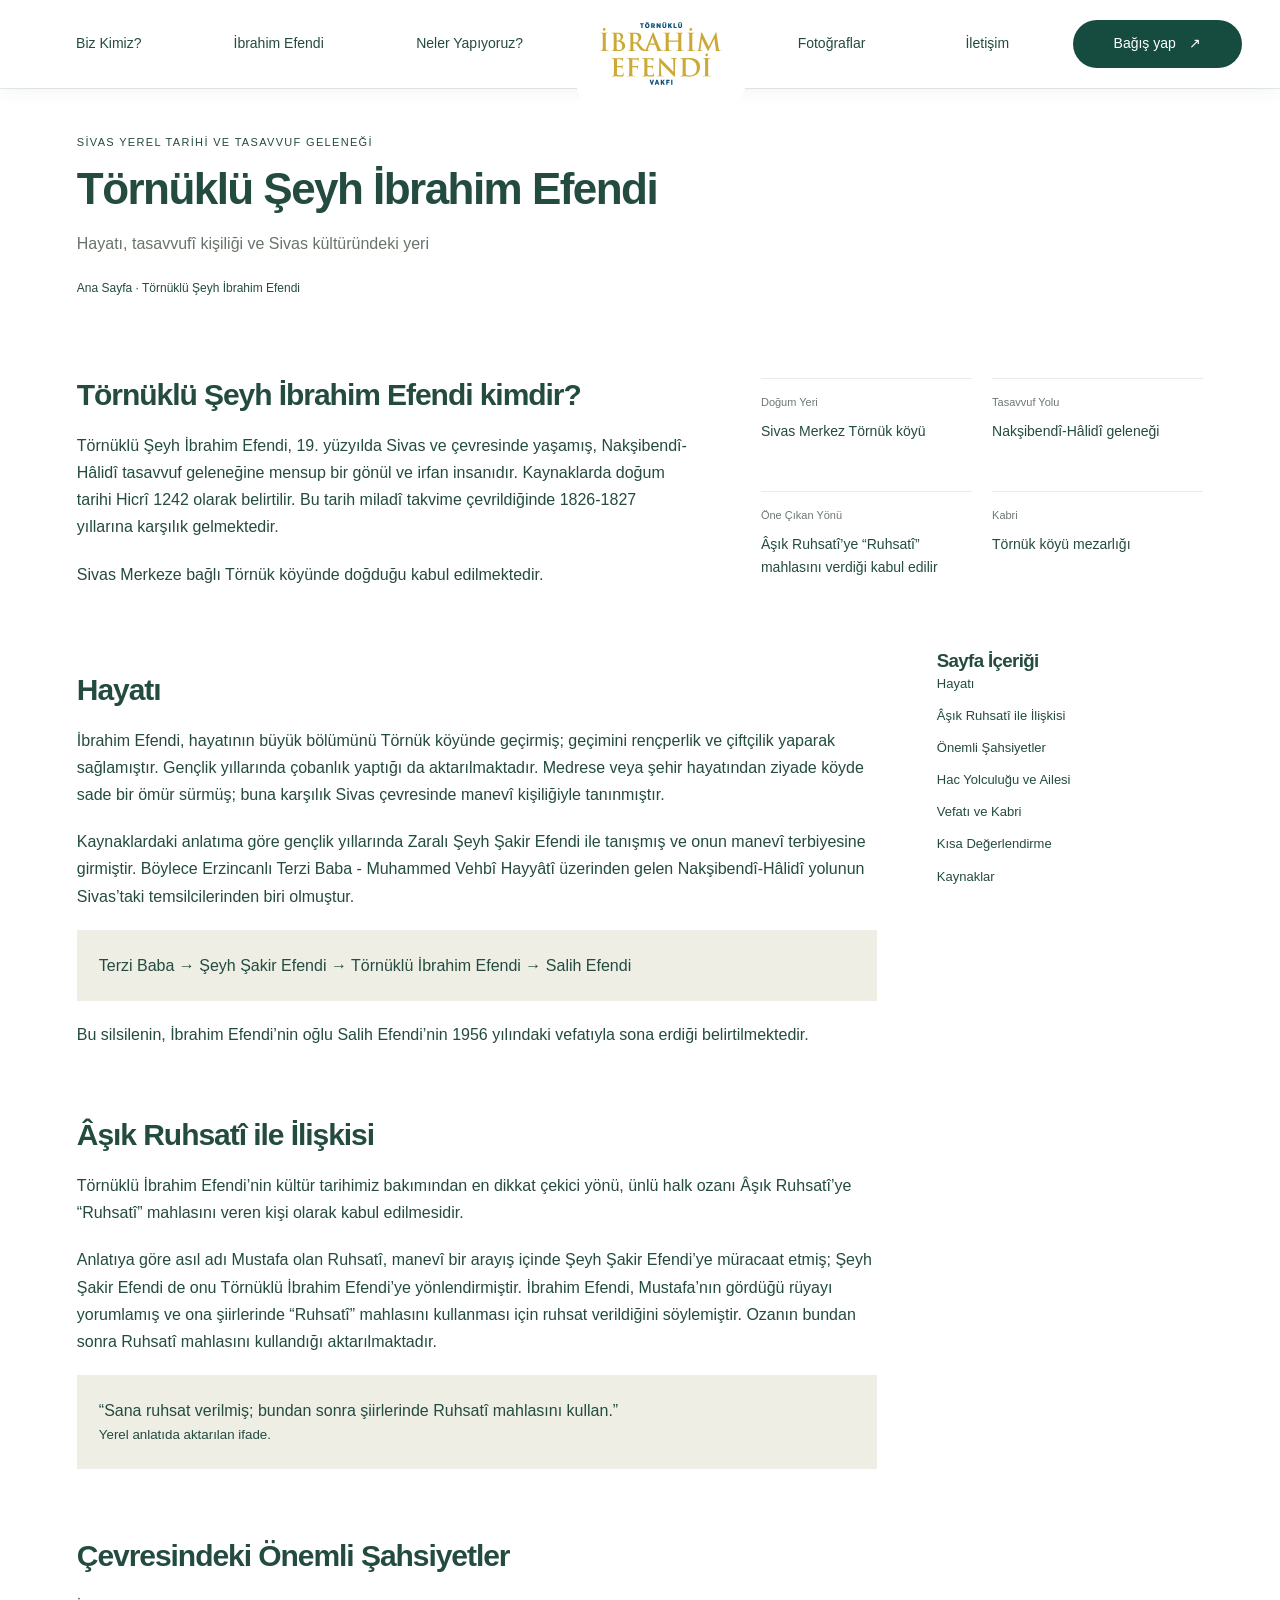
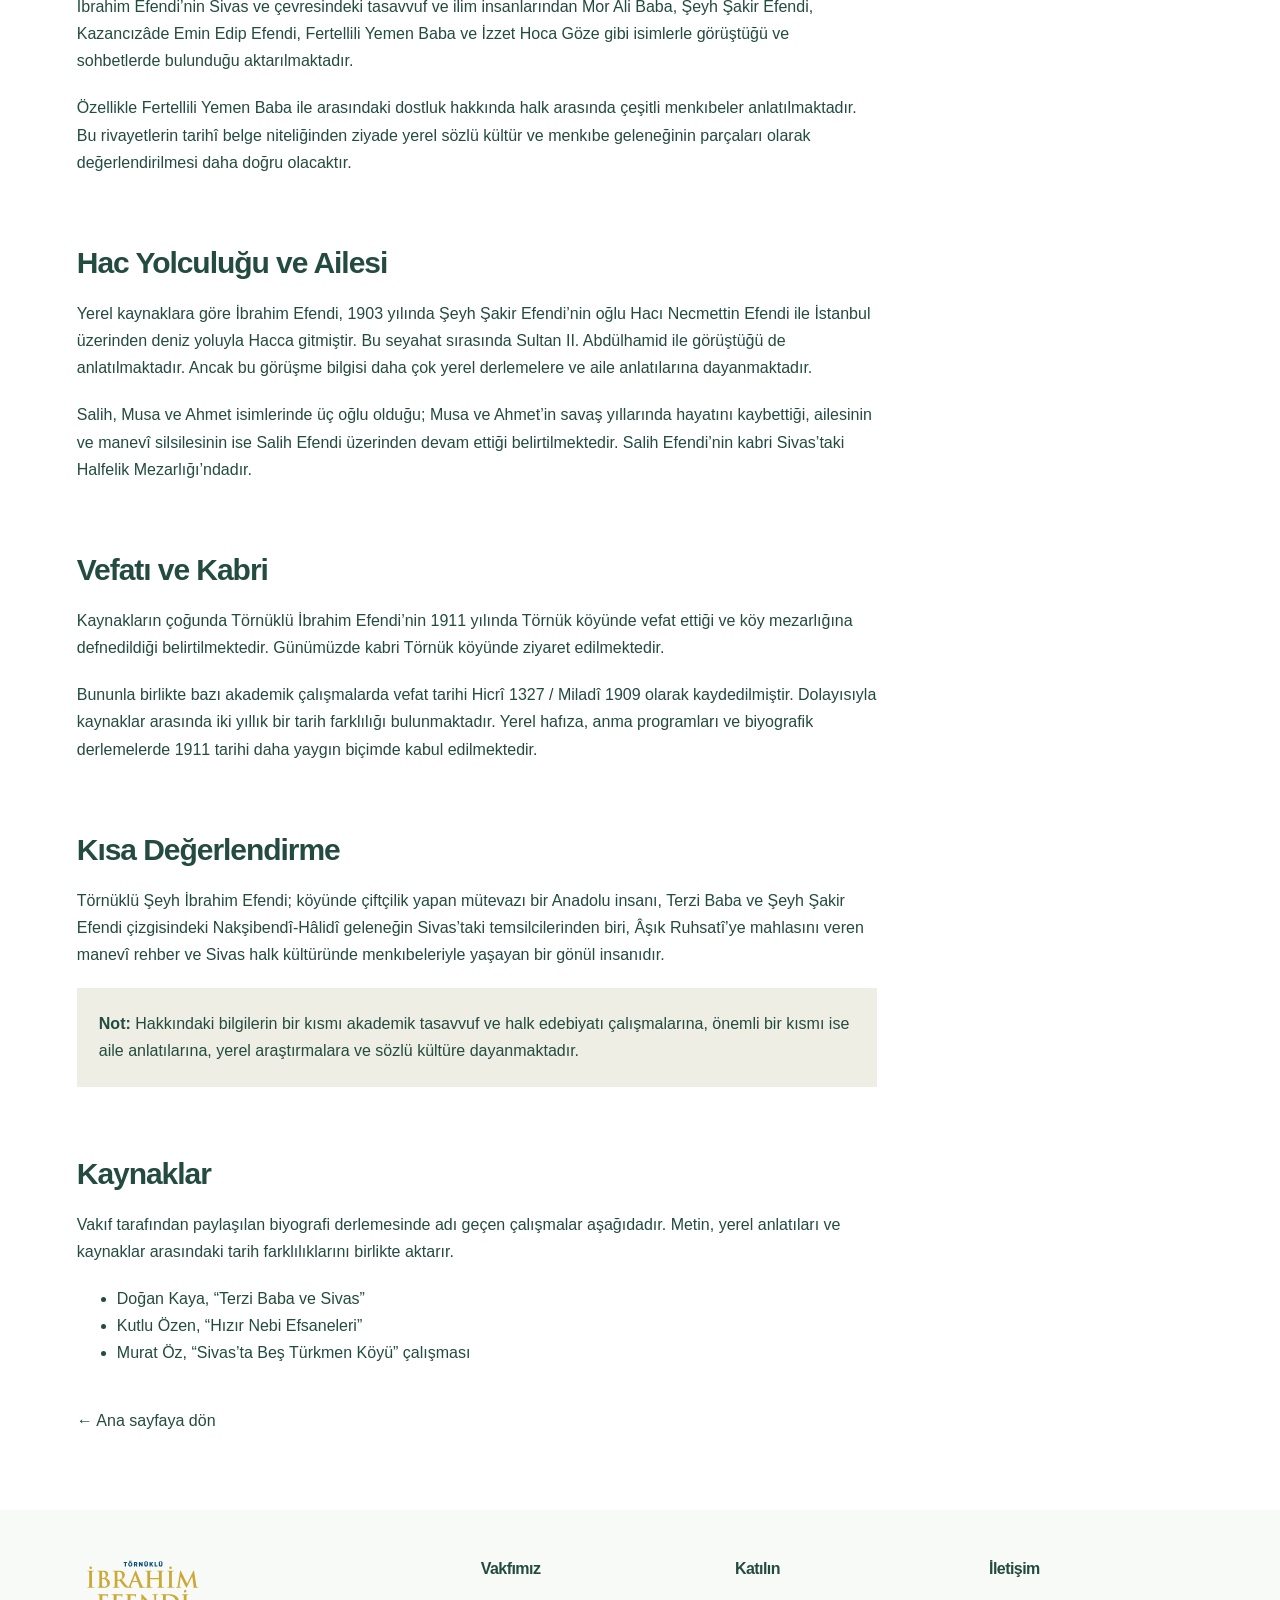
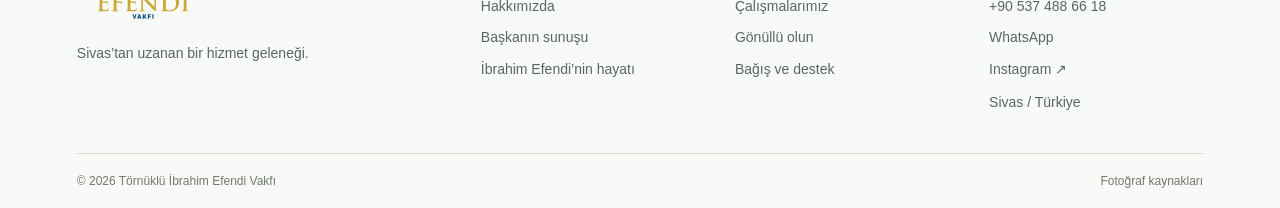
<file: hayat.html>
<!DOCTYPE html><html lang="tr"><head><meta charset="UTF-8"><meta name="viewport" content="width=device-width,initial-scale=1"><title>İbrahim Efendi’nin hayatı | Törnüklü İbrahim Efendi Vakfı</title><meta name="description" content="Törnüklü İbrahim Efendi Vakfı. Sivas’tan eğitim, kültür ve dayanışma çalışmaları."><link rel="icon" href="favicon.ico"><link rel="apple-touch-icon" href="apple-touch-icon.png"><link rel="manifest" href="site.webmanifest"><meta name="theme-color" content="#173e34"><link rel="stylesheet" href="editorial.css?v=2"></head><body><a class="skip-link" href="#main">İçeriğe geç</a><header><div class="utility"><div class="container"><span>Sivas · Törnük</span><a href="tel:+905374886618">+90 537 488 66 18</a></div></div><div class="container masthead"><a class="logo" href="index.html" aria-label="Törnüklü İbrahim Efendi Vakfı ana sayfa"><img src="logo.svg" width="160" height="95" alt="Törnüklü İbrahim Efendi Vakfı"></a><nav class="menu" id="mainMenu" aria-label="Ana menü"><a href="vakfimiz.html">Biz Kimiz?</a><a href="hayat.html">İbrahim Efendi</a><a href="faaliyetler.html">Neler Yapıyoruz?</a><a href="galeri.html">Fotoğraflar</a><a href="#iletisim">İletişim</a><a class="donate-link" href="destek.html#bagis">Bağış yap <span aria-hidden="true">↗</span></a></nav><button class="mobile-menu-button" id="mobileMenuButton" type="button" aria-label="Menüyü aç" aria-controls="mainMenu" aria-expanded="false"><span></span><span></span><span></span></button></div></header><main id="main"><section class="page-hero">
    <div class="container">
      <div class="eyebrow">Sivas Yerel Tarihi ve Tasavvuf Geleneği</div>
      <h1>Törnüklü Şeyh İbrahim Efendi</h1>
      <p>Hayatı, tasavvufî kişiliği ve Sivas kültüründeki yeri</p>
      <div class="breadcrumbs">
        <a href="index.html">Ana Sayfa</a> · Törnüklü Şeyh İbrahim Efendi
      </div>
    </div>
  </section>
    <div class="container">
      <div class="intro-grid">
        <div class="intro-copy">
          <h2>Törnüklü Şeyh İbrahim Efendi kimdir?</h2>
          <p>
            Törnüklü Şeyh İbrahim Efendi, 19. yüzyılda Sivas ve çevresinde yaşamış,
            Nakşibendî-Hâlidî tasavvuf geleneğine mensup bir gönül ve irfan insanıdır.
            Kaynaklarda doğum tarihi Hicrî 1242 olarak belirtilir. Bu tarih miladî
            takvime çevrildiğinde 1826-1827 yıllarına karşılık gelmektedir.
          </p>
          <p>
            Sivas Merkeze bağlı Törnük köyünde doğduğu
            kabul edilmektedir.
          </p>
        </div>

        <div class="fact-grid">
          <div class="fact">
            <small>Doğum Yeri</small>
            <strong>Sivas Merkez Törnük köyü</strong>
          </div>

          <div class="fact">
            <small>Tasavvuf Yolu</small>
            <strong>Nakşibendî-Hâlidî geleneği</strong>
          </div>

          <div class="fact">
            <small>Öne Çıkan Yönü</small>
            <strong>Âşık Ruhsatî’ye “Ruhsatî” mahlasını verdiği kabul edilir</strong>
          </div>

          <div class="fact">
            <small>Kabri</small>
            <strong>Törnük köyü mezarlığı</strong>
          </div>
        </div>
      </div>

      <div class="content-layout">
        <article class="article">
          <section id="hayati">
            <h2>Hayatı</h2>
            <p>
              İbrahim Efendi, hayatının büyük bölümünü Törnük köyünde geçirmiş;
              geçimini rençperlik ve çiftçilik yaparak sağlamıştır. Gençlik yıllarında
              çobanlık yaptığı da aktarılmaktadır. Medrese veya şehir hayatından ziyade
              köyde sade bir ömür sürmüş; buna karşılık Sivas çevresinde manevî
              kişiliğiyle tanınmıştır.
            </p>
            <p>
              Kaynaklardaki anlatıma göre gençlik yıllarında Zaralı Şeyh Şakir Efendi
              ile tanışmış ve onun manevî terbiyesine girmiştir. Böylece Erzincanlı
              Terzi Baba - Muhammed Vehbî Hayyâtî üzerinden gelen Nakşibendî-Hâlidî
              yolunun Sivas’taki temsilcilerinden biri olmuştur.
            </p>

            <div class="lineage">
              Terzi Baba → Şeyh Şakir Efendi → Törnüklü İbrahim Efendi → Salih Efendi
            </div>

            <p>
              Bu silsilenin, İbrahim Efendi’nin oğlu Salih Efendi’nin 1956 yılındaki
              vefatıyla sona erdiği belirtilmektedir.
            </p>
          </section>

          <section id="ruhsati">
            <h2>Âşık Ruhsatî ile İlişkisi</h2>
            <p>
              Törnüklü İbrahim Efendi’nin kültür tarihimiz bakımından en dikkat çekici
              yönü, ünlü halk ozanı Âşık Ruhsatî’ye “Ruhsatî” mahlasını veren kişi
              olarak kabul edilmesidir.
            </p>
            <p>
              Anlatıya göre asıl adı Mustafa olan Ruhsatî, manevî bir arayış içinde
              Şeyh Şakir Efendi’ye müracaat etmiş; Şeyh Şakir Efendi de onu Törnüklü
              İbrahim Efendi’ye yönlendirmiştir. İbrahim Efendi, Mustafa’nın gördüğü
              rüyayı yorumlamış ve ona şiirlerinde “Ruhsatî” mahlasını kullanması için
              ruhsat verildiğini söylemiştir. Ozanın bundan sonra Ruhsatî mahlasını
              kullandığı aktarılmaktadır.
            </p>

            <div class="quote-box">
              “Sana ruhsat verilmiş; bundan sonra şiirlerinde Ruhsatî mahlasını kullan.”<small>Yerel anlatıda aktarılan ifade.</small>
            </div>
          </section>

          <section id="sahsiyetler">
            <h2>Çevresindeki Önemli Şahsiyetler</h2>
            <p>
              İbrahim Efendi’nin Sivas ve çevresindeki tasavvuf ve ilim insanlarından
              Mor Ali Baba, Şeyh Şakir Efendi, Kazancızâde Emin Edip Efendi,
              Fertellili Yemen Baba ve İzzet Hoca Göze gibi isimlerle görüştüğü ve
              sohbetlerde bulunduğu aktarılmaktadır.
            </p>
            <p>
              Özellikle Fertellili Yemen Baba ile arasındaki dostluk hakkında halk
              arasında çeşitli menkıbeler anlatılmaktadır. Bu rivayetlerin tarihî belge
              niteliğinden ziyade yerel sözlü kültür ve menkıbe geleneğinin parçaları
              olarak değerlendirilmesi daha doğru olacaktır.
            </p>
          </section>

          <section id="hac-ve-aile">
            <h2>Hac Yolculuğu ve Ailesi</h2>
            <p>
              Yerel kaynaklara göre İbrahim Efendi, 1903 yılında Şeyh Şakir Efendi’nin
              oğlu Hacı Necmettin Efendi ile İstanbul üzerinden deniz yoluyla Hacca
              gitmiştir. Bu seyahat sırasında Sultan II. Abdülhamid ile görüştüğü de
              anlatılmaktadır. Ancak bu görüşme bilgisi daha çok yerel derlemelere ve
              aile anlatılarına dayanmaktadır.
            </p>
            <p>
              Salih, Musa ve Ahmet isimlerinde üç oğlu olduğu; Musa ve Ahmet’in savaş
              yıllarında hayatını kaybettiği, ailesinin ve manevî silsilesinin ise
              Salih Efendi üzerinden devam ettiği belirtilmektedir. Salih Efendi’nin
              kabri Sivas’taki Halfelik Mezarlığı’ndadır.
            </p>
          </section>

          <section id="vefat">
            <h2>Vefatı ve Kabri</h2>
            <p>
              Kaynakların çoğunda Törnüklü İbrahim Efendi’nin 1911 yılında Törnük
              köyünde vefat ettiği ve köy mezarlığına defnedildiği belirtilmektedir.
              Günümüzde kabri Törnük köyünde ziyaret edilmektedir.
            </p>
            <p>
              Bununla birlikte bazı akademik çalışmalarda vefat tarihi Hicrî 1327 /
              Miladî 1909 olarak kaydedilmiştir. Dolayısıyla kaynaklar arasında iki
              yıllık bir tarih farklılığı bulunmaktadır. Yerel hafıza, anma programları
              ve biyografik derlemelerde 1911 tarihi daha yaygın biçimde kabul
              edilmektedir.
            </p>
          </section>

          <section id="degerlendirme">
            <h2>Kısa Değerlendirme</h2>
            <p>
              Törnüklü Şeyh İbrahim Efendi; köyünde çiftçilik yapan mütevazı bir
              Anadolu insanı, Terzi Baba ve Şeyh Şakir Efendi çizgisindeki
              Nakşibendî-Hâlidî geleneğin Sivas’taki temsilcilerinden biri, Âşık
              Ruhsatî’ye mahlasını veren manevî rehber ve Sivas halk kültüründe
              menkıbeleriyle yaşayan bir gönül insanıdır.
            </p>

            <div class="note">
              <strong>Not:</strong> Hakkındaki bilgilerin bir kısmı akademik tasavvuf
              ve halk edebiyatı çalışmalarına, önemli bir kısmı ise aile anlatılarına,
              yerel araştırmalara ve sözlü kültüre dayanmaktadır.
            </div>
          </section>

          <section id="kaynaklar">
            <h2>Kaynaklar</h2><p class="source-note">Vakıf tarafından paylaşılan biyografi derlemesinde adı geçen çalışmalar aşağıdadır. Metin, yerel anlatıları ve kaynaklar arasındaki tarih farklılıklarını birlikte aktarır.</p>
            <ul class="source-list">
              <li>Doğan Kaya, “Terzi Baba ve Sivas”</li>
              
              <li>Kutlu Özen, “Hızır Nebi Efsaneleri”</li>
              <li>Murat Öz, “Sivas’ta Beş Türkmen Köyü” çalışması</li>
            </ul>

            <a href="index.html" class="back-home">← Ana sayfaya dön</a>
          </section>
        </article>

        <aside class="toc" aria-label="Sayfa içeriği">
          <h3>Sayfa İçeriği</h3>
          <a href="#hayati">Hayatı</a>
          <a href="#ruhsati">Âşık Ruhsatî ile İlişkisi</a>
          <a href="#sahsiyetler">Önemli Şahsiyetler</a>
          <a href="#hac-ve-aile">Hac Yolculuğu ve Ailesi</a>
          <a href="#vefat">Vefatı ve Kabri</a>
          <a href="#degerlendirme">Kısa Değerlendirme</a>
          <a href="#kaynaklar">Kaynaklar</a>
        </aside>
      </div>
    </div>
  </main><footer id="iletisim"><div class="container footer-top"><div><img src="logo.svg" width="155" height="96" alt="Törnüklü İbrahim Efendi Vakfı"><p>Sivas’tan uzanan bir hizmet geleneği.</p></div><div><h2>Vakfımız</h2><a href="vakfimiz.html">Hakkımızda</a><a href="vakfimiz.html#baskan-sunusu">Başkanın sunuşu</a><a href="hayat.html">İbrahim Efendi’nin hayatı</a></div><div><h2>Katılın</h2><a href="faaliyetler.html">Çalışmalarımız</a><a href="destek.html#gonullu">Gönüllü olun</a><a href="destek.html#bagis">Bağış ve destek</a></div><div><h2>İletişim</h2><a href="tel:+905374886618">+90 537 488 66 18</a><a href="https://wa.me/905374886618">WhatsApp</a><a href="https://www.instagram.com/ibrahim.efendi.vakfi" target="_blank" rel="noopener noreferrer">Instagram ↗</a><p>Sivas / Türkiye</p></div></div><div class="container footer-bottom"><span>© 2026 Törnüklü İbrahim Efendi Vakfı</span><a href="fotograf-kaynaklari.html">Fotoğraf kaynakları</a></div></footer><script src="site.js?v=6" defer></script></body></html>
</file>
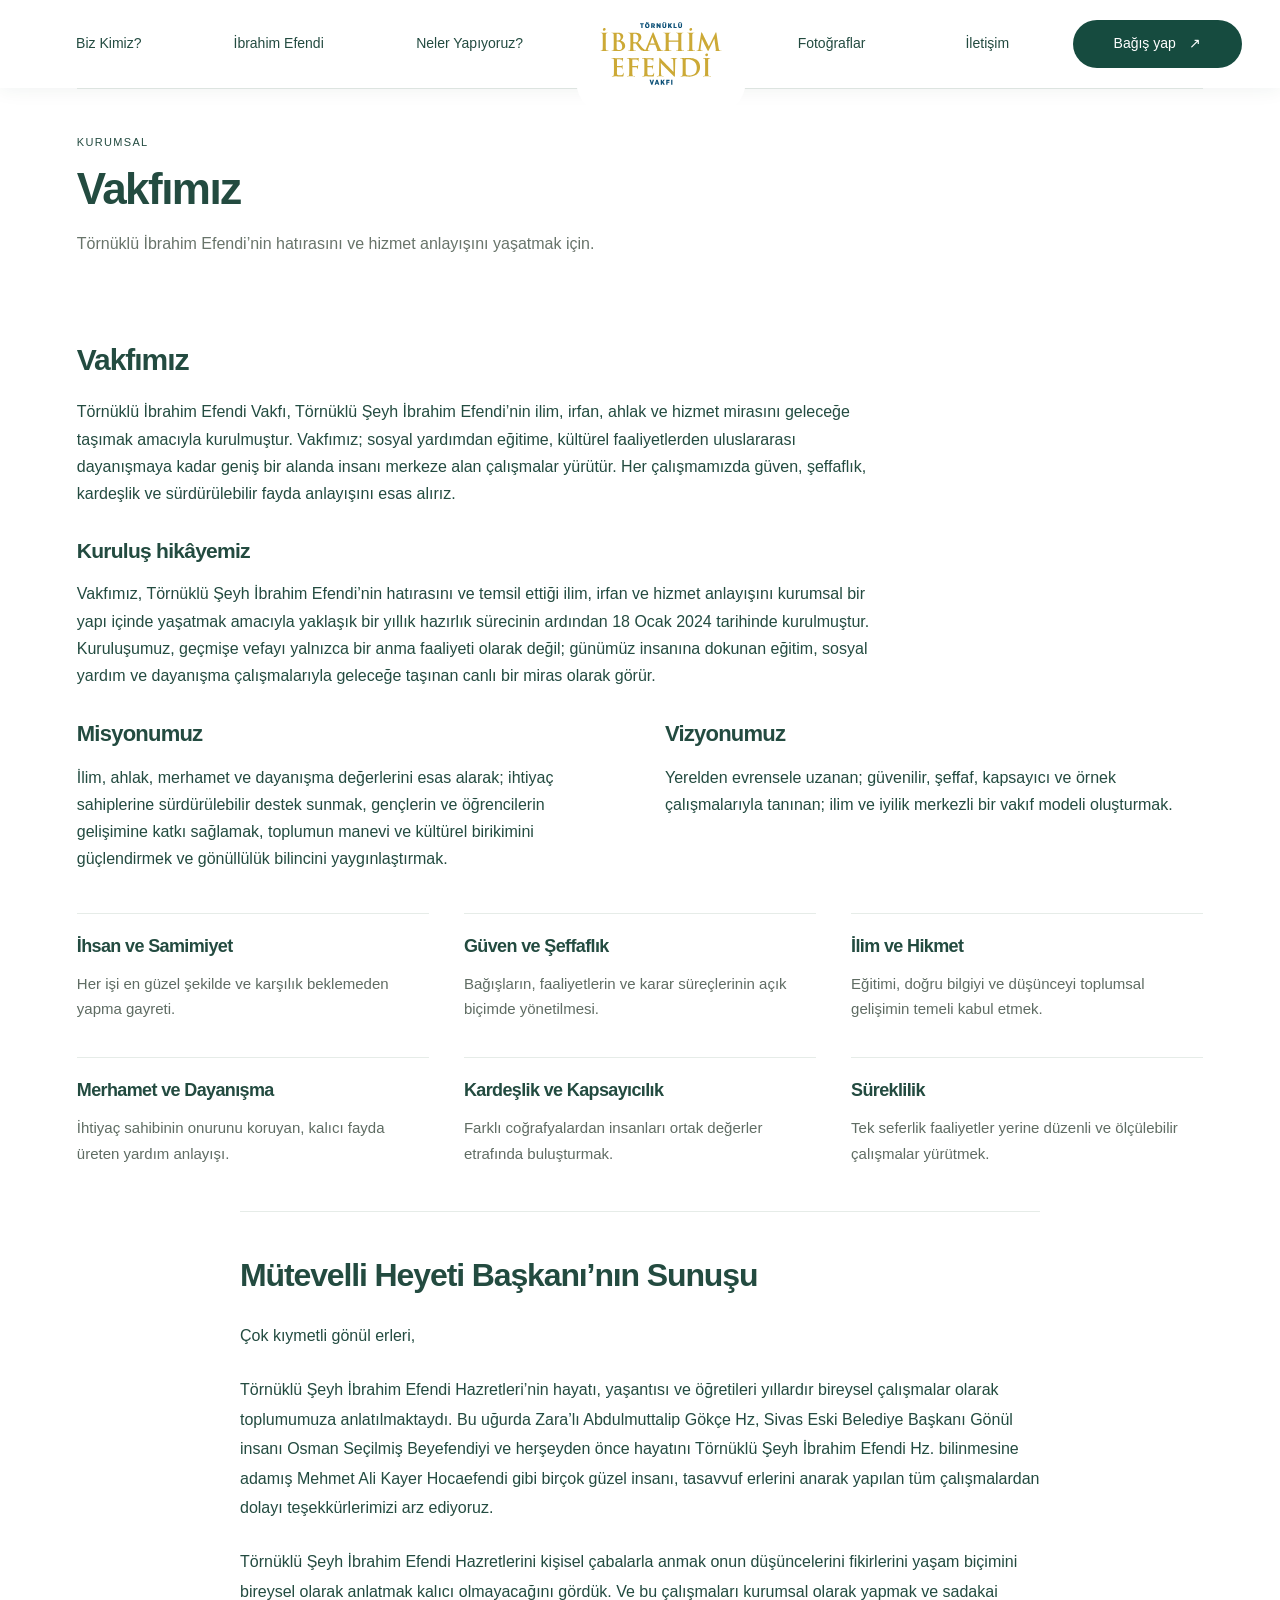
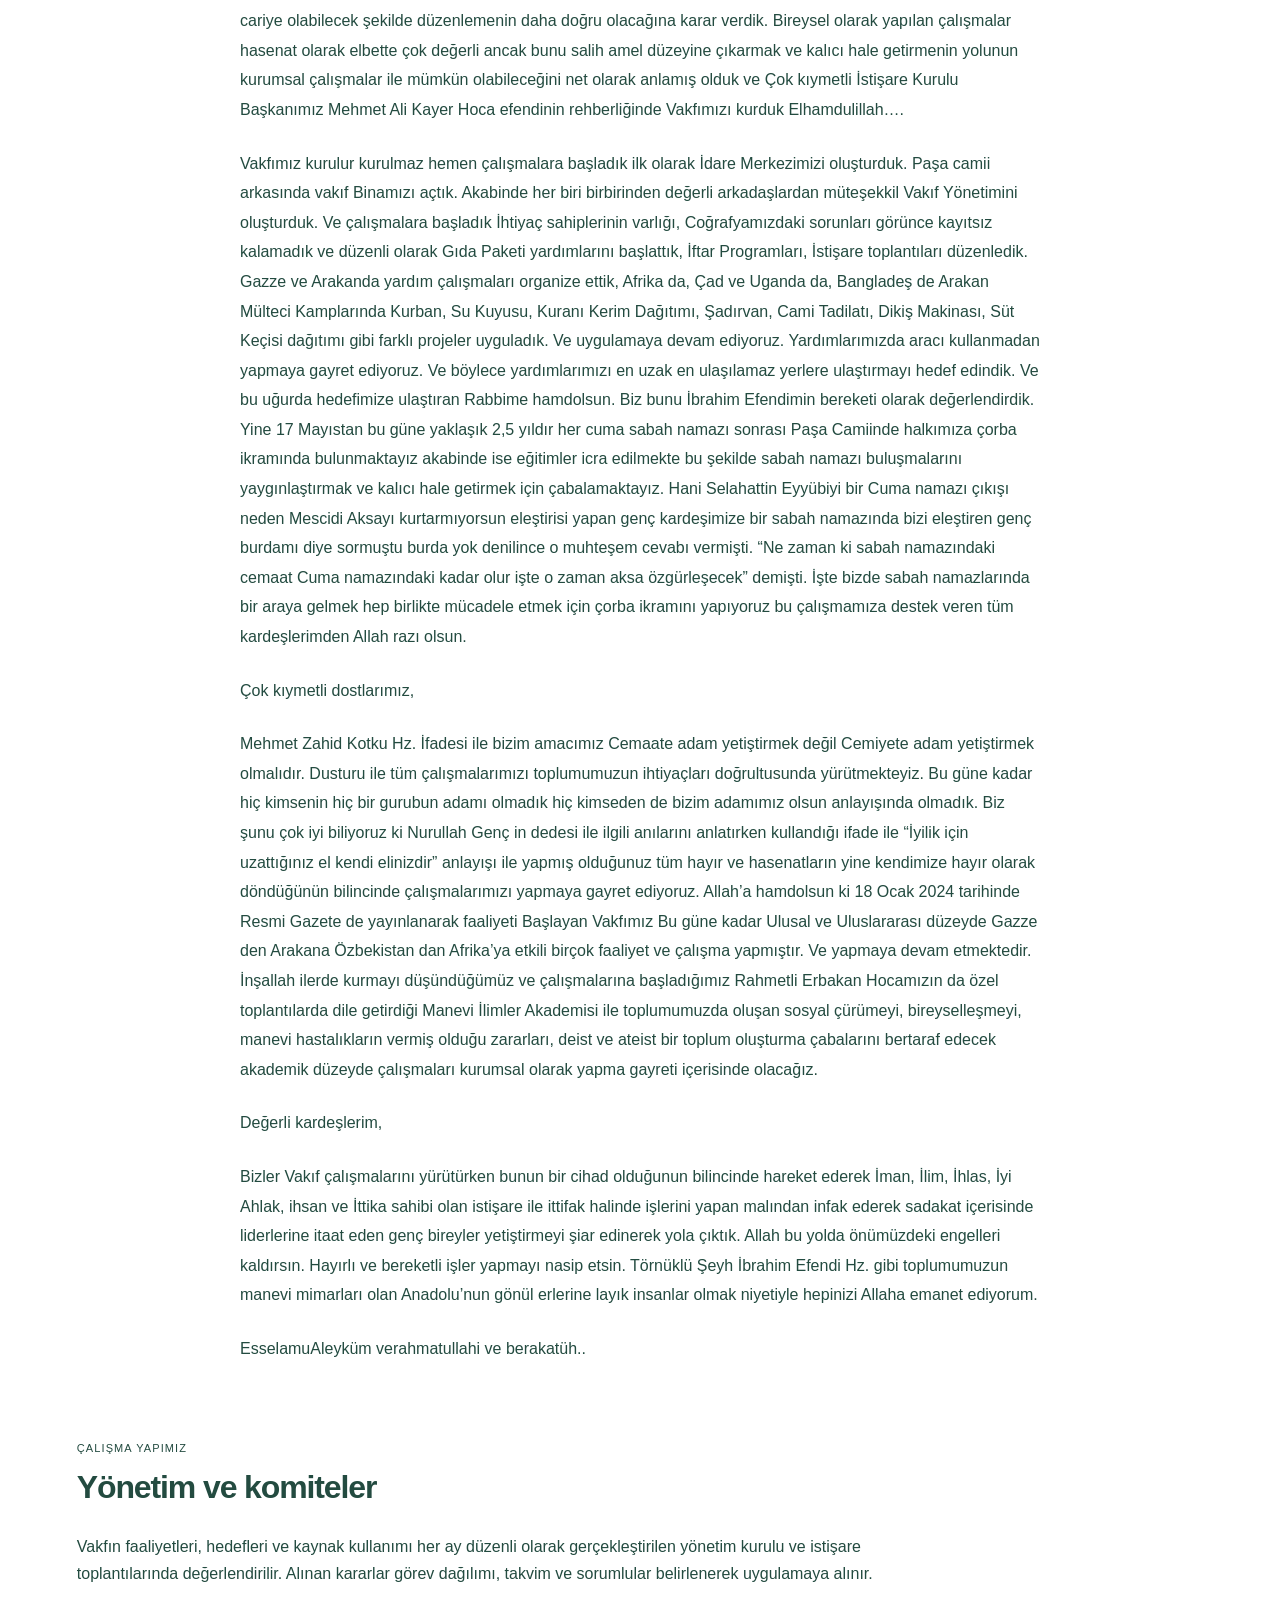
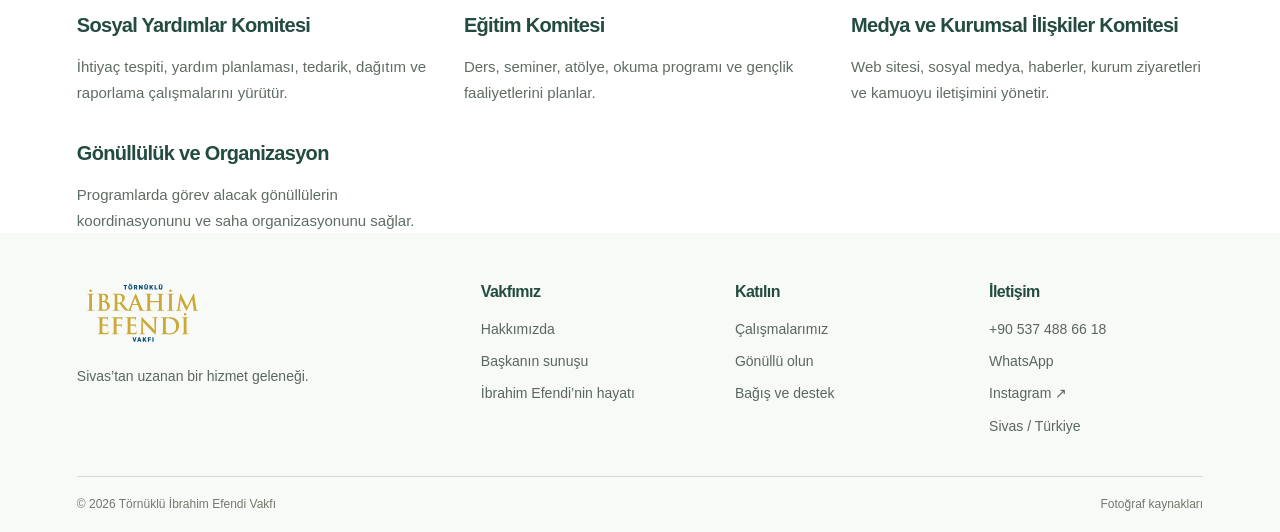
<file: vakfimiz.html>
<!DOCTYPE html><html lang="tr"><head><meta charset="UTF-8"><meta name="viewport" content="width=device-width,initial-scale=1"><title>Vakfımız | Törnüklü İbrahim Efendi Vakfı</title><meta name="description" content="Törnüklü İbrahim Efendi Vakfı. Sivas’tan eğitim, kültür ve dayanışma çalışmaları."><link rel="icon" href="favicon.ico"><link rel="apple-touch-icon" href="apple-touch-icon.png"><link rel="manifest" href="site.webmanifest"><meta name="theme-color" content="#173e34"><link rel="stylesheet" href="editorial.css?v=2"></head><body><a class="skip-link" href="#main">İçeriğe geç</a><header><div class="utility"><div class="container"><span>Sivas · Törnük</span><a href="tel:+905374886618">+90 537 488 66 18</a></div></div><div class="container masthead"><a class="logo" href="index.html" aria-label="Törnüklü İbrahim Efendi Vakfı ana sayfa"><img src="logo.svg" width="160" height="95" alt="Törnüklü İbrahim Efendi Vakfı"></a><nav class="menu" id="mainMenu" aria-label="Ana menü"><a href="vakfimiz.html">Biz Kimiz?</a><a href="hayat.html">İbrahim Efendi</a><a href="faaliyetler.html">Neler Yapıyoruz?</a><a href="galeri.html">Fotoğraflar</a><a href="#iletisim">İletişim</a><a class="donate-link" href="destek.html#bagis">Bağış yap <span aria-hidden="true">↗</span></a></nav><button class="mobile-menu-button" id="mobileMenuButton" type="button" aria-label="Menüyü aç" aria-controls="mainMenu" aria-expanded="false"><span></span><span></span><span></span></button></div></header><main id="main"><div class="page-title container"><span class="eyebrow">Kurumsal</span><h1>Vakfımız</h1><p>Törnüklü İbrahim Efendi’nin hatırasını ve hizmet anlayışını yaşatmak için.</p></div><section id="vakif" class="foundation"><div class="container"><div class="foundation-box"><h2>Vakfımız</h2><p>Törnüklü İbrahim Efendi Vakfı, Törnüklü Şeyh İbrahim Efendi’nin ilim, irfan, ahlak ve hizmet mirasını geleceğe taşımak amacıyla kurulmuştur. Vakfımız; sosyal yardımdan eğitime, kültürel faaliyetlerden uluslararası dayanışmaya kadar geniş bir alanda insanı merkeze alan çalışmalar yürütür. Her çalışmamızda güven, şeffaflık, kardeşlik ve sürdürülebilir fayda anlayışını esas alırız.</p><h3 class="subheading">Kuruluş hikâyemiz</h3><p>Vakfımız, Törnüklü Şeyh İbrahim Efendi’nin hatırasını ve temsil ettiği ilim, irfan ve hizmet anlayışını kurumsal bir yapı içinde yaşatmak amacıyla yaklaşık bir yıllık hazırlık sürecinin ardından 18 Ocak 2024 tarihinde kurulmuştur. Kuruluşumuz, geçmişe vefayı yalnızca bir anma faaliyeti olarak değil; günümüz insanına dokunan eğitim, sosyal yardım ve dayanışma çalışmalarıyla geleceğe taşınan canlı bir miras olarak görür.</p><div class="two-columns"><div><h3>Misyonumuz</h3><p>İlim, ahlak, merhamet ve dayanışma değerlerini esas alarak; ihtiyaç sahiplerine sürdürülebilir destek sunmak, gençlerin ve öğrencilerin gelişimine katkı sağlamak, toplumun manevi ve kültürel birikimini güçlendirmek ve gönüllülük bilincini yaygınlaştırmak.</p></div><div><h3>Vizyonumuz</h3><p>Yerelden evrensele uzanan; güvenilir, şeffaf, kapsayıcı ve örnek çalışmalarıyla tanınan; ilim ve iyilik merkezli bir vakıf modeli oluşturmak.</p></div></div><div class="values"><div><h3>İhsan ve Samimiyet</h3><p>Her işi en güzel şekilde ve karşılık beklemeden yapma gayreti.</p></div><div><h3>Güven ve Şeffaflık</h3><p>Bağışların, faaliyetlerin ve karar süreçlerinin açık biçimde yönetilmesi.</p></div><div><h3>İlim ve Hikmet</h3><p>Eğitimi, doğru bilgiyi ve düşünceyi toplumsal gelişimin temeli kabul etmek.</p></div><div><h3>Merhamet ve Dayanışma</h3><p>İhtiyaç sahibinin onurunu koruyan, kalıcı fayda üreten yardım anlayışı.</p></div><div><h3>Kardeşlik ve Kapsayıcılık</h3><p>Farklı coğrafyalardan insanları ortak değerler etrafında buluşturmak.</p></div><div><h3>Süreklilik</h3><p>Tek seferlik faaliyetler yerine düzenli ve ölçülebilir çalışmalar yürütmek.</p></div></div></div></div></section><section id="baskan-sunusu" class="reading container"><h2>Mütevelli Heyeti Başkanı’nın Sunuşu</h2><p>Çok kıymetli gönül erleri,</p><p>Törnüklü Şeyh İbrahim Efendi Hazretleri’nin hayatı, yaşantısı ve öğretileri yıllardır bireysel çalışmalar olarak toplumumuza anlatılmaktaydı. Bu uğurda Zara’lı Abdulmuttalip Gökçe Hz, Sivas Eski Belediye Başkanı Gönül insanı Osman Seçilmiş Beyefendiyi ve herşeyden önce hayatını Törnüklü Şeyh İbrahim Efendi Hz. bilinmesine adamış Mehmet Ali Kayer Hocaefendi gibi birçok güzel insanı,  tasavvuf erlerini anarak yapılan tüm çalışmalardan dolayı teşekkürlerimizi arz ediyoruz.</p><p>Törnüklü Şeyh İbrahim Efendi Hazretlerini kişisel çabalarla anmak onun düşüncelerini fikirlerini yaşam biçimini bireysel olarak anlatmak kalıcı olmayacağını gördük. Ve bu çalışmaları kurumsal olarak yapmak ve sadakai cariye olabilecek şekilde düzenlemenin daha doğru olacağına karar verdik.  Bireysel olarak yapılan çalışmalar hasenat olarak elbette çok değerli ancak bunu salih amel düzeyine çıkarmak ve kalıcı hale getirmenin yolunun kurumsal çalışmalar ile mümkün olabileceğini net olarak anlamış olduk ve Çok kıymetli İstişare Kurulu Başkanımız Mehmet Ali Kayer Hoca efendinin rehberliğinde Vakfımızı kurduk Elhamdulillah….</p><p>Vakfımız kurulur kurulmaz hemen çalışmalara başladık ilk olarak İdare Merkezimizi oluşturduk. Paşa camii arkasında vakıf Binamızı açtık. Akabinde her biri birbirinden değerli arkadaşlardan müteşekkil Vakıf Yönetimini oluşturduk. Ve çalışmalara başladık İhtiyaç sahiplerinin varlığı, Coğrafyamızdaki sorunları görünce kayıtsız kalamadık ve düzenli olarak Gıda Paketi yardımlarını başlattık, İftar Programları, İstişare toplantıları düzenledik.  Gazze ve Arakanda yardım çalışmaları organize ettik, Afrika da,  Çad ve Uganda da, Bangladeş de Arakan Mülteci Kamplarında Kurban, Su Kuyusu, Kuranı Kerim Dağıtımı, Şadırvan, Cami Tadilatı, Dikiş Makinası, Süt Keçisi dağıtımı gibi farklı projeler uyguladık. Ve uygulamaya devam ediyoruz. Yardımlarımızda aracı kullanmadan yapmaya gayret ediyoruz. Ve böylece yardımlarımızı en uzak en ulaşılamaz yerlere ulaştırmayı hedef edindik.  Ve bu uğurda hedefimize ulaştıran Rabbime hamdolsun. Biz bunu İbrahim Efendimin bereketi olarak değerlendirdik. Yine 17 Mayıstan bu güne yaklaşık 2,5 yıldır her cuma sabah namazı sonrası Paşa Camiinde halkımıza çorba ikramında bulunmaktayız akabinde ise eğitimler icra edilmekte bu şekilde sabah namazı buluşmalarını yaygınlaştırmak ve kalıcı hale getirmek için çabalamaktayız. Hani Selahattin Eyyübiyi bir Cuma namazı çıkışı neden Mescidi Aksayı kurtarmıyorsun eleştirisi yapan genç kardeşimize bir sabah namazında bizi eleştiren genç burdamı diye sormuştu burda yok denilince o muhteşem cevabı vermişti. “Ne zaman ki sabah namazındaki cemaat Cuma namazındaki kadar olur işte o zaman aksa özgürleşecek” demişti. İşte bizde sabah namazlarında bir araya gelmek hep birlikte mücadele etmek için çorba ikramını yapıyoruz bu çalışmamıza destek veren tüm kardeşlerimden Allah razı olsun.</p><p>Çok kıymetli dostlarımız,</p><p>Mehmet Zahid Kotku Hz. İfadesi ile bizim amacımız Cemaate adam yetiştirmek değil Cemiyete adam yetiştirmek olmalıdır. Dusturu ile tüm çalışmalarımızı toplumumuzun ihtiyaçları doğrultusunda yürütmekteyiz. Bu güne kadar hiç kimsenin hiç bir gurubun adamı olmadık hiç kimseden de bizim adamımız olsun anlayışında olmadık. Biz şunu çok iyi biliyoruz ki Nurullah Genç in dedesi ile ilgili anılarını anlatırken kullandığı ifade ile “İyilik için uzattığınız el kendi elinizdir” anlayışı ile yapmış olduğunuz tüm hayır ve hasenatların yine kendimize hayır olarak döndüğünün bilincinde çalışmalarımızı yapmaya gayret ediyoruz. Allah’a hamdolsun ki 18 Ocak 2024 tarihinde Resmi Gazete de yayınlanarak faaliyeti Başlayan Vakfımız Bu güne kadar Ulusal ve Uluslararası düzeyde Gazze den Arakana Özbekistan dan Afrika’ya etkili birçok faaliyet ve çalışma yapmıştır. Ve yapmaya devam etmektedir. İnşallah ilerde kurmayı düşündüğümüz ve çalışmalarına başladığımız Rahmetli Erbakan Hocamızın da özel toplantılarda dile getirdiği Manevi İlimler Akademisi ile toplumumuzda oluşan sosyal çürümeyi, bireyselleşmeyi, manevi hastalıkların vermiş olduğu zararları, deist ve ateist bir toplum oluşturma çabalarını bertaraf edecek akademik düzeyde çalışmaları kurumsal olarak yapma gayreti içerisinde olacağız.</p><p>Değerli kardeşlerim,</p><p>Bizler Vakıf çalışmalarını yürütürken bunun bir cihad olduğunun bilincinde hareket ederek İman, İlim, İhlas, İyi Ahlak, ihsan ve İttika sahibi olan istişare ile ittifak halinde işlerini yapan malından infak ederek sadakat içerisinde liderlerine itaat eden genç bireyler yetiştirmeyi şiar edinerek yola çıktık. Allah bu yolda önümüzdeki engelleri kaldırsın. Hayırlı ve bereketli işler yapmayı nasip etsin. Törnüklü Şeyh İbrahim Efendi Hz. gibi toplumumuzun manevi mimarları olan Anadolu’nun gönül erlerine layık insanlar olmak niyetiyle hepinizi Allaha emanet ediyorum.</p><p>EsselamuAleyküm verahmatullahi ve berakatüh..</p></section><section id="yonetim"><div class="container"><div class="section-title"><span>Çalışma yapımız</span><h2>Yönetim ve komiteler</h2></div><div class="section-intro"><p>Vakfın faaliyetleri, hedefleri ve kaynak kullanımı her ay düzenli olarak gerçekleştirilen yönetim kurulu ve istişare toplantılarında değerlendirilir. Alınan kararlar görev dağılımı, takvim ve sorumlular belirlenerek uygulamaya alınır.</p></div><div class="cards"><article class="card"><h3>Sosyal Yardımlar Komitesi</h3><p>İhtiyaç tespiti, yardım planlaması, tedarik, dağıtım ve raporlama çalışmalarını yürütür.</p></article><article class="card"><h3>Eğitim Komitesi</h3><p>Ders, seminer, atölye, okuma programı ve gençlik faaliyetlerini planlar.</p></article><article class="card"><h3>Medya ve Kurumsal İlişkiler Komitesi</h3><p>Web sitesi, sosyal medya, haberler, kurum ziyaretleri ve kamuoyu iletişimini yönetir.</p></article><article class="card"><h3>Gönüllülük ve Organizasyon</h3><p>Programlarda görev alacak gönüllülerin koordinasyonunu ve saha organizasyonunu sağlar.</p></article></div></div></section></main><footer id="iletisim"><div class="container footer-top"><div><img src="logo.svg" width="155" height="96" alt="Törnüklü İbrahim Efendi Vakfı"><p>Sivas’tan uzanan bir hizmet geleneği.</p></div><div><h2>Vakfımız</h2><a href="vakfimiz.html">Hakkımızda</a><a href="vakfimiz.html#baskan-sunusu">Başkanın sunuşu</a><a href="hayat.html">İbrahim Efendi’nin hayatı</a></div><div><h2>Katılın</h2><a href="faaliyetler.html">Çalışmalarımız</a><a href="destek.html#gonullu">Gönüllü olun</a><a href="destek.html#bagis">Bağış ve destek</a></div><div><h2>İletişim</h2><a href="tel:+905374886618">+90 537 488 66 18</a><a href="https://wa.me/905374886618">WhatsApp</a><a href="https://www.instagram.com/ibrahim.efendi.vakfi" target="_blank" rel="noopener noreferrer">Instagram ↗</a><p>Sivas / Türkiye</p></div></div><div class="container footer-bottom"><span>© 2026 Törnüklü İbrahim Efendi Vakfı</span><a href="fotograf-kaynaklari.html">Fotoğraf kaynakları</a></div></footer><script src="site.js?v=6" defer></script></body></html>
</file>
<file: editorial.css>
:root{--green:#173e34;--ink:#233b32;--gold:#ae8c49;--paper:#faf9f5;--line:#dedfd6}*{box-sizing:border-box}html{scroll-behavior:smooth;scroll-padding-top:110px}body{margin:0;background:var(--paper);color:var(--ink);font:16px/1.7 Arial,Helvetica,sans-serif}a{color:inherit;text-decoration:none}img{max-width:100%;display:block}button,input{font:inherit}h1,h2,h3,p{margin:0}h1,h2,h3{font-weight:400}h1,h2{font-family:Georgia,'Times New Roman',serif;letter-spacing:-.035em;line-height:1.13}h3{line-height:1.35}p{overflow-wrap:break-word}.container{width:min(1160px,88%);margin-inline:auto}.sr-only,.skip-link:not(:focus){position:absolute;width:1px;height:1px;clip-path:inset(50%);overflow:hidden}.skip-link:focus{position:fixed;z-index:20;padding:15px;background:white}.utility{background:var(--green);color:#e3e9e0;font-size:11px;letter-spacing:.08em}.utility .container{display:flex;justify-content:space-between;padding:6px 0}header{position:sticky;top:-31px;z-index:10;background:var(--paper)}.masthead{display:flex;justify-content:space-between;align-items:center;min-height:100px;gap:30px}.logo img{width:145px;height:85px;object-fit:contain}.menu{display:flex;align-items:center;gap:29px;font-size:13px}.menu>a{padding:7px 0}.menu>a:hover{color:var(--gold)}.menu .donate-link{border:1px solid var(--green);padding:10px 18px}.donate-link span{margin-left:18px}.mobile-menu-button{display:none}.eyebrow{display:block;font-size:11px;letter-spacing:.12em;text-transform:uppercase;font-family:Arial,sans-serif;line-height:1.6}.city-hero{position:relative;max-width:1440px;margin:0 auto}.hero-slide{display:grid;grid-template-columns:62% 38%;background:var(--green);min-height:490px}.hero-slide[hidden],.hero-controls[hidden]{display:none}.hero-photo{width:100%;height:490px;object-fit:cover;object-position:center}.hero-copy{padding:60px 12% 90px;color:#faf8ef;display:flex;flex-direction:column;justify-content:center;align-items:flex-start}.hero-copy .eyebrow{color:#d2bf92;margin-bottom:25px}.hero-copy h2{font-size:clamp(35px,3.4vw,52px)}.hero-copy p{font-size:15px;line-height:1.7;color:#d7e1da;margin:23px 0 27px;max-width:280px}.line-link{display:inline-flex;gap:20px;align-items:center;border-bottom:1px solid var(--gold);padding-bottom:7px;font-size:12px;white-space:normal}.hero-controls{position:absolute;bottom:24px;left:66.5%;display:flex;gap:8px}.hero-controls button{border:1px solid #789086;background:transparent;color:#fff;width:36px;height:34px;cursor:pointer;font-size:15px}.hero-controls button:hover{background:#32584c}.intro-band{display:grid;grid-template-columns:1fr 1.5fr auto;gap:40px;align-items:center;padding:43px 0;border-bottom:1px solid var(--line)}.intro-band>p{font-size:12px;max-width:140px;text-transform:uppercase;letter-spacing:.1em}.intro-band h2{font-size:27px;margin-bottom:8px}.intro-band div p{font-size:14px;max-width:440px;color:#637067}.home-work{padding:72px 0}.section-heading{display:flex;justify-content:space-between;align-items:end;margin-bottom:30px}.section-heading h2{font-size:42px;margin-top:9px}.work-grid{display:grid;grid-template-columns:repeat(3,1fr);gap:26px}.image-frame{overflow:hidden;margin-bottom:20px}.image-frame img{width:100%;height:auto;aspect-ratio:1.22;object-fit:cover;transition:transform .4s}.work-item:hover img{transform:scale(1.025)}.work-item>.eyebrow{color:#7b806a;font-size:10px}.work-item h3{font-size:18px;margin-top:9px;display:flex;justify-content:space-between;gap:12px}.chairman{background:#ecece3;padding:65px 0}.chairman-layout{display:grid;grid-template-columns:1fr 1.65fr;gap:80px}.chairman h2{font-size:43px;margin-top:17px}.chairman h3{font:25px Georgia,serif;margin-bottom:21px}.chairman p{font-size:16px;max-width:660px;margin-bottom:22px}.speech summary{cursor:pointer;font-size:12px;text-decoration:underline;text-decoration-color:var(--gold);text-underline-offset:7px;padding:8px 0}.speech-text{padding-top:30px}.speech-text p{font-size:15px;line-height:1.85}.heritage{display:grid;grid-template-columns:1.1fr 1fr;gap:90px;align-items:center;padding:75px 0}.heritage>img{width:100%;height:320px;object-fit:cover;filter:grayscale(1)}.heritage h2{font-size:43px;margin:17px 0 22px}.heritage p{font-size:15px;max-width:310px;margin-bottom:25px}.join-band{background:var(--green);color:#f8f6ed;padding:33px 0}.join-band .container{display:flex;justify-content:space-between;align-items:center;gap:25px}.join-band h2{font-size:31px}.join-band a{font-size:13px;border-bottom:1px solid #b9a675;padding-bottom:6px;margin-left:30px}footer{padding:50px 0 0;background:#f1f0e9;font-size:12px}.footer-top{display:grid;grid-template-columns:1.7fr 1fr 1fr 1fr;gap:40px;padding-bottom:38px}.footer-top img{width:132px;height:85px;object-fit:contain;margin-top:-12px}.footer-top h2{font:13px Arial,sans-serif;margin:0 0 17px}.footer-top a{display:block;margin-bottom:8px;color:#59675e}.footer-top p{font-size:12px;color:#59675e;margin-top:9px}.footer-bottom{border-top:1px solid #d6d9ce;padding:17px 0;display:flex;justify-content:space-between;color:#73796d;font-size:10px}.page-title,.page-hero{padding:45px 0 40px;border-top:1px solid var(--line)}.page-title h1,.page-hero h1{font-size:48px;margin-top:12px}.page-title>p,.page-hero p{margin-top:17px;font-size:16px;color:#68746a;max-width:650px}.page-hero .breadcrumbs{font-size:12px;margin-top:20px}.foundation,.activities,.muted-section,#egitim,#uluslararasi,#galeri,#gonullu,.donation{padding:45px 0}.foundation-box>h2{font-size:30px;margin-bottom:22px}.foundation-box>p{max-width:810px;margin-bottom:25px}.subheading{font-size:21px;margin:30px 0 15px}.two-columns{display:grid;grid-template-columns:1fr 1fr;gap:50px;margin-top:30px}.two-columns h3{font-size:22px;margin-bottom:15px}.values{display:grid;grid-template-columns:repeat(3,1fr);gap:35px;margin-top:40px}.values h3{font-size:18px;margin-bottom:13px}.values p,.card p{font-size:15px;color:#5f6c63}.values>div{padding-top:20px;border-top:1px solid var(--line)}.reading{max-width:800px;padding:45px 0;border-top:1px solid var(--line)}.reading h2{font-size:32px;margin-bottom:28px}.reading p{margin-bottom:24px}.section-title{margin-bottom:28px}.section-title>span{font-size:11px;text-transform:uppercase;letter-spacing:.1em}.section-title h2{font-size:34px;margin-top:9px}.section-intro{max-width:800px;margin-bottom:25px}.cards{display:grid;grid-template-columns:repeat(3,1fr);gap:35px}.card h3{font-size:20px;margin:0 0 15px}.activity-photo{height:210px;width:100%;object-fit:cover;margin-bottom:20px}.gallery-grid{display:grid;grid-template-columns:repeat(3,1fr);gap:35px 25px}.gallery-item{margin:0}.gallery-item img{width:100%;height:auto;aspect-ratio:4/3;object-fit:cover}.gallery-item figcaption{font-size:12px;margin-top:12px}.archive-intro{margin-bottom:25px}.student-list{padding-left:20px;font-size:15px}.student-list li{margin-bottom:10px}.donation{background:var(--green);color:white}.donation-box{display:grid;grid-template-columns:1fr 1fr;gap:65px}.donation h2,#gonullu h2{font-size:34px;margin-bottom:20px}.donation p{font-size:15px}.donation ul{font-size:14px;padding-left:18px}.iban{border-left:1px solid #607d70;padding-left:40px}.iban small,.iban strong{display:block}.iban strong{font-size:23px;margin:10px 0 20px}.iban p{margin-bottom:14px}.iban-number{width:100%;border:0;padding:15px 10px;font-size:16px;color:var(--green);background:var(--paper)}.support-link{display:inline-block;border-bottom:1px solid var(--gold);margin-top:20px;padding-bottom:6px;font-size:13px}.intro-grid{display:grid;grid-template-columns:1.4fr 1fr;gap:65px;padding:40px 0}.intro-copy h2{font-size:30px;margin-bottom:20px}.intro-copy p{margin-bottom:20px}.fact-grid{display:grid;grid-template-columns:1fr 1fr;gap:20px}.fact{border-top:1px solid var(--line);padding-top:14px}.fact small,.fact strong{display:block}.fact small{font-size:11px;color:#6d796f}.fact strong{font-size:14px;font-weight:400;margin-top:8px}.content-layout{display:grid;grid-template-columns:minmax(0,800px) 1fr;gap:60px;padding-bottom:50px}.article section{padding:25px 0}.article h2{font-size:30px;margin-bottom:20px}.article p{margin-bottom:20px}.toc a{display:block;font-size:13px;margin-bottom:10px}.quote-box,.lineage,.note{padding:22px;background:#eeeee5;margin:20px 0}.quote-box small{display:block}.back-home{display:inline-block;margin-top:25px}a:focus-visible,button:focus-visible,summary:focus-visible{outline:2px solid var(--gold);outline-offset:5px}
@media(min-width:1450px){.hero-slide,.hero-photo{min-height:540px;height:540px}.hero-copy{padding-left:15%}.hero-controls{left:67.7%}}
@media(max-width:1000px){.menu{gap:18px;font-size:12px}.hero-copy{padding:40px 10% 75px}.hero-copy h2{font-size:38px}.hero-slide,.hero-photo{min-height:460px;height:460px}.intro-band{gap:25px}.chairman-layout{gap:50px}.heritage{gap:50px}.footer-top{gap:25px}.cards{grid-template-columns:1fr 1fr}}
@media(max-width:860px){html{scroll-padding-top:85px}.masthead{min-height:78px}.logo img{width:115px;height:65px}.mobile-menu-button{display:flex;flex-direction:column;gap:5px;border:0;background:none;padding:12px}.mobile-menu-button span{width:23px;height:1px;background:var(--green)}.menu{display:none;position:absolute;left:0;right:0;top:100%;padding:20px 6%;background:var(--paper);border-bottom:1px solid var(--line)}.menu.active{display:flex;flex-direction:column;align-items:stretch;gap:7px;font-size:15px}.menu>a{padding:8px}.menu .donate-link{margin-top:8px;width:fit-content}.hero-slide{grid-template-columns:56% 44%}.hero-copy h2{font-size:34px}.hero-controls{left:60.5%}.intro-band{grid-template-columns:1fr auto}.intro-band>p{display:none}.work-grid{gap:18px}.work-item h3{font-size:16px}.chairman-layout{grid-template-columns:1fr 1.5fr;gap:40px}.chairman h2{font-size:35px}.heritage{gap:35px}.heritage h2{font-size:36px}.footer-top{grid-template-columns:1fr 1fr}.content-layout{grid-template-columns:1fr}.intro-grid{gap:30px}.donation-box{gap:30px}.iban{padding-left:25px}.iban-number{font-size:13px}}
@media(max-width:560px){.hero-slide{grid-template-columns:1fr;height:auto;min-height:0}.hero-photo{width:100%;height:270px;min-height:0;object-position:center}.hero-copy{min-height:280px;padding:28px 7% 62px}.hero-copy .eyebrow{margin-bottom:12px;font-size:10px}.hero-copy h2{font-size:36px}.hero-copy h2 br{display:none}.hero-copy p{margin:13px 0 17px;max-width:none;font-size:14px}.hero-controls{bottom:17px;left:auto;right:7%;gap:6px}.hero-controls button{width:30px;height:28px;font-size:12px}.hero-copy .line-link{font-size:11px}.intro-band{display:block;padding:29px 0}.intro-band h2{font-size:28px}.intro-band .line-link{margin-top:18px}.home-work{padding:43px 0}.section-heading h2{font-size:34px}.section-heading{gap:18px}.section-heading>.line-link{font-size:10px}.work-grid{grid-template-columns:1fr;gap:30px}.image-frame img{aspect-ratio:1.55}.image-frame{margin-bottom:14px}.work-item h3{font-size:19px}.chairman{padding:40px 0}.chairman-layout{grid-template-columns:1fr;gap:25px}.chairman h2{font-size:34px}.chairman h2 br{display:none}.chairman h3{font-size:23px}.chairman p{font-size:15px}.heritage{grid-template-columns:1fr;padding:45px 0;gap:28px}.heritage>img{height:235px}.heritage h2{font-size:35px;margin:12px 0 17px}.join-band{padding:28px 0}.join-band .container{display:block}.join-band h2{font-size:28px}.join-band .container>div{display:flex;gap:25px;margin-top:20px}.join-band a{margin:0;font-size:12px}.footer-top{gap:28px 20px}.footer-top>div:first-child{grid-column:1/-1}.footer-bottom{display:block;font-size:10px}.footer-bottom a{display:block;margin-top:5px}.page-title h1,.page-hero h1{font-size:38px}.page-title,.page-hero{padding-block:30px}.two-columns,.values,.cards,.gallery-grid,.donation-box,.intro-grid{grid-template-columns:1fr;gap:28px}.section-title h2{font-size:29px}.foundation,.activities,.muted-section,#egitim,#uluslararasi,#galeri,#gonullu,.donation{padding:30px 0}.reading h2{font-size:29px}.iban{border-left:0;border-top:1px solid #607d70;padding:25px 0 0}.iban-number{font-size:15px}.content-layout{gap:20px}.intro-grid{padding-top:15px}.article p{font-size:16px}.gallery-grid{grid-template-columns:1fr 1fr;gap:25px 16px}.gallery-item figcaption{font-size:11px}}
@media(prefers-reduced-motion:reduce){html{scroll-behavior:auto}*{transition:none!important}}@media print{header,footer,.hero-controls{display:none}body{background:white}.content-layout{display:block}}
/* Full-width visual identity and central foundation masthead */
:root{--paper:#fff;--green:#164b3f;--ink:#234b40;--gold:#b29a53;--line:#e6ece8}body{font-family:'Segoe UI',Arial,sans-serif;background:white}h1,h2,h3{font-family:'Segoe UI',Arial,sans-serif;letter-spacing:-.035em;font-weight:600}header{top:0;background:white;box-shadow:0 2px 18px #123b2910}.utility{display:none}.masthead{width:min(1280px,94%);display:grid;grid-template-columns:1fr 1.2fr 1.3fr 170px 1fr 1fr 1.2fr;gap:15px;min-height:88px}.masthead>.logo{grid-column:4;grid-row:1;justify-self:center;position:relative;z-index:2;background:white;padding:8px 20px 16px;border-radius:0 0 36px 36px;margin-bottom:-28px}.logo img{width:140px;height:92px}.menu{display:contents;font-size:14px}.menu>a{grid-row:1;text-align:center;font-weight:500;white-space:nowrap}.menu>a:nth-child(1){grid-column:1}.menu>a:nth-child(2){grid-column:2}.menu>a:nth-child(3){grid-column:3}.menu>a:nth-child(4){grid-column:5}.menu>a:nth-child(5){grid-column:6}.menu>a:nth-child(6){grid-column:7}.menu .donate-link{background:var(--green);color:white;border:0;border-radius:25px;padding:12px 18px}.donate-link span{margin-left:9px}.city-hero{max-width:none;margin:0 10px;border-radius:22px;overflow:hidden;background:var(--green)}.hero-slide{position:relative;display:flex;align-items:flex-end;min-height:570px;height:calc(85vh - 88px);max-height:760px;isolation:isolate}.hero-slide:after{content:'';position:absolute;inset:0;background:linear-gradient(0deg,rgba(5,39,30,.88),rgba(5,39,30,.2) 64%,rgba(5,39,30,.05));z-index:-1}.hero-photo{position:absolute;inset:0;width:100%;height:100%;min-height:0;object-fit:cover;z-index:-2;object-position:center 45%}.hero-copy{padding:80px 7% 100px;width:100%;min-height:0;text-align:center;align-items:center;background:transparent;display:block}.hero-copy .eyebrow{color:#e8dcae;margin-bottom:15px;font-size:12px}.hero-copy h2{font-size:clamp(35px,4.2vw,62px);font-weight:650;max-width:900px;margin:auto;text-shadow:0 2px 12px #15382f55}.hero-copy p{max-width:650px;margin:18px auto 25px;font-size:18px;color:#f1f6f1}.hero-copy .line-link{border:0;border-radius:28px;background:white;color:var(--green);padding:13px 26px;font-size:14px;font-weight:600}.hero-controls{left:0;right:0;bottom:25px;justify-content:center;gap:12px}.hero-controls button{width:42px;height:42px;border-radius:50%;background:#ffffff18;border:1px solid #ffffff66}.quick-links{display:grid;grid-template-columns:repeat(3,1fr);gap:24px;padding:35px 0}.quick-links a{position:relative;padding:23px 50px 23px 25px;border:1px solid var(--line);border-radius:16px;background:#f6f9f7}.quick-links span{font-size:19px;font-weight:600;display:block}.quick-links small{font-size:13px;color:#697d72;display:block;margin-top:5px}.quick-links b{position:absolute;right:22px;top:30px;font-size:24px;font-weight:400}.quick-links a:hover{background:#edf4ed;border-color:#bacdc1}.intro-band{padding:30px 0 45px;display:flex;justify-content:space-between;border-bottom:0}.intro-band>p{display:none}.intro-band h2{font-size:32px}.intro-band div p{max-width:640px;font-size:16px}.line-link{font-size:14px}.home-work{padding:55px 0 70px}.section-heading h2{font-size:38px}.image-frame{border-radius:18px}.image-frame img{aspect-ratio:1.3}.work-item{border:1px solid var(--line);border-radius:19px;overflow:hidden;padding-bottom:24px}.work-item .image-frame{border-radius:0;margin-bottom:22px}.work-item>.eyebrow,.work-item>h3{margin-left:22px;margin-right:22px}.work-item>h3{font-size:20px}.chairman{background:#f2f6f1;padding:65px 0}.chairman h2{font-size:38px}.chairman h3{font:600 25px 'Segoe UI',Arial,sans-serif}.chairman-layout{gap:70px}.speech summary{font-size:15px}.heritage>img{border-radius:22px;filter:none}.heritage h2{font-size:40px}.heritage p{max-width:420px;font-size:17px}.join-band{background:#e9f1e9;color:var(--green);padding:42px 0}.join-band h2{font-size:30px}.join-band a{display:inline-block;background:var(--green);color:white;border:0;border-radius:26px;padding:12px 22px;margin-left:12px;font-size:14px}footer{background:#f8faf8;font-size:14px}.footer-top h2{font-size:16px;font-weight:600}.footer-top a,.footer-top p{font-size:14px}.footer-bottom{font-size:12px}.gallery-item img,.activity-photo{border-radius:14px}.page-title h1,.page-hero h1{font-size:44px}.reading{line-height:1.85}.donation h2,.section-title h2{font-size:32px}
@media(max-width:1000px){.masthead{grid-template-columns:1fr 1.1fr 1.3fr 130px .8fr .8fr 1.1fr;gap:9px}.menu{font-size:12px}.logo img{width:110px;height:78px}.masthead>.logo{padding:8px 14px 14px}.menu .donate-link{padding:10px 12px}.hero-slide{min-height:540px;height:72vh}.quick-links{gap:15px}.quick-links span{font-size:17px}.quick-links a{padding:22px 38px 22px 18px}.quick-links b{right:14px}.quick-links small{font-size:12px}}
@media(max-width:860px){.masthead{display:flex;min-height:78px;justify-content:space-between;width:90%}.masthead>.logo{margin:0;padding:0;border-radius:0}.logo img{height:67px;width:112px}.menu{display:none;font-size:15px}.menu.active{display:flex;max-height:calc(100dvh - 78px);overflow-y:auto;box-shadow:0 10px 15px #123b2910}.menu>a{text-align:left;white-space:normal;padding:12px}.menu .donate-link{padding:12px 23px}.hero-slide{min-height:510px;max-height:none;height:65vh}.hero-copy{padding:70px 6% 95px}.hero-copy h2{font-size:42px}.hero-copy p{font-size:17px}.quick-links{gap:12px}.quick-links a{padding:20px 15px}.quick-links b{display:none}.quick-links span{font-size:16px}.intro-band{gap:30px}.intro-band h2{font-size:29px}.chairman h2{font-size:32px}.chairman-layout{gap:35px}.heritage h2{font-size:34px}}
@media(max-width:560px){.city-hero{margin:0 6px;border-radius:15px}.hero-slide{height:580px;min-height:0}.hero-photo{height:100%;object-position:58% center}.hero-copy{padding:50px 7% 100px}.hero-copy h2{font-size:35px;line-height:1.15}.hero-copy .eyebrow{font-size:10px}.hero-copy p{font-size:16px;line-height:1.6;margin:16px auto 22px}.hero-copy .line-link{font-size:13px;padding:12px 22px}.hero-controls{bottom:24px}.hero-controls button{width:40px;height:40px;font-size:15px}.quick-links{grid-template-columns:1fr;gap:10px;padding:24px 0}.quick-links a{padding:16px 45px 16px 20px}.quick-links span{font-size:17px}.quick-links small{margin-top:2px}.quick-links b{display:block;top:21px;right:20px}.intro-band{display:block;padding:15px 0 25px}.intro-band h2{font-size:28px}.intro-band div p{font-size:15px}.intro-band .line-link{margin-top:16px}.home-work{padding:30px 0 40px}.section-heading{align-items:start;flex-direction:column;gap:14px}.section-heading h2{font-size:30px}.section-heading>.line-link{font-size:13px}.work-grid{gap:22px}.work-item>h3{font-size:20px}.chairman{padding:40px 0}.chairman h2{font-size:30px}.chairman h3{font-size:23px}.heritage{padding:40px 0}.heritage h2{font-size:32px}.heritage p{font-size:16px}.join-band h2{font-size:27px}.join-band a{margin:0;padding:11px 18px;font-size:13px}.join-band .container>div{gap:10px}.footer-top{grid-template-columns:1fr 1fr}.page-title h1,.page-hero h1{font-size:34px}}
</file>
